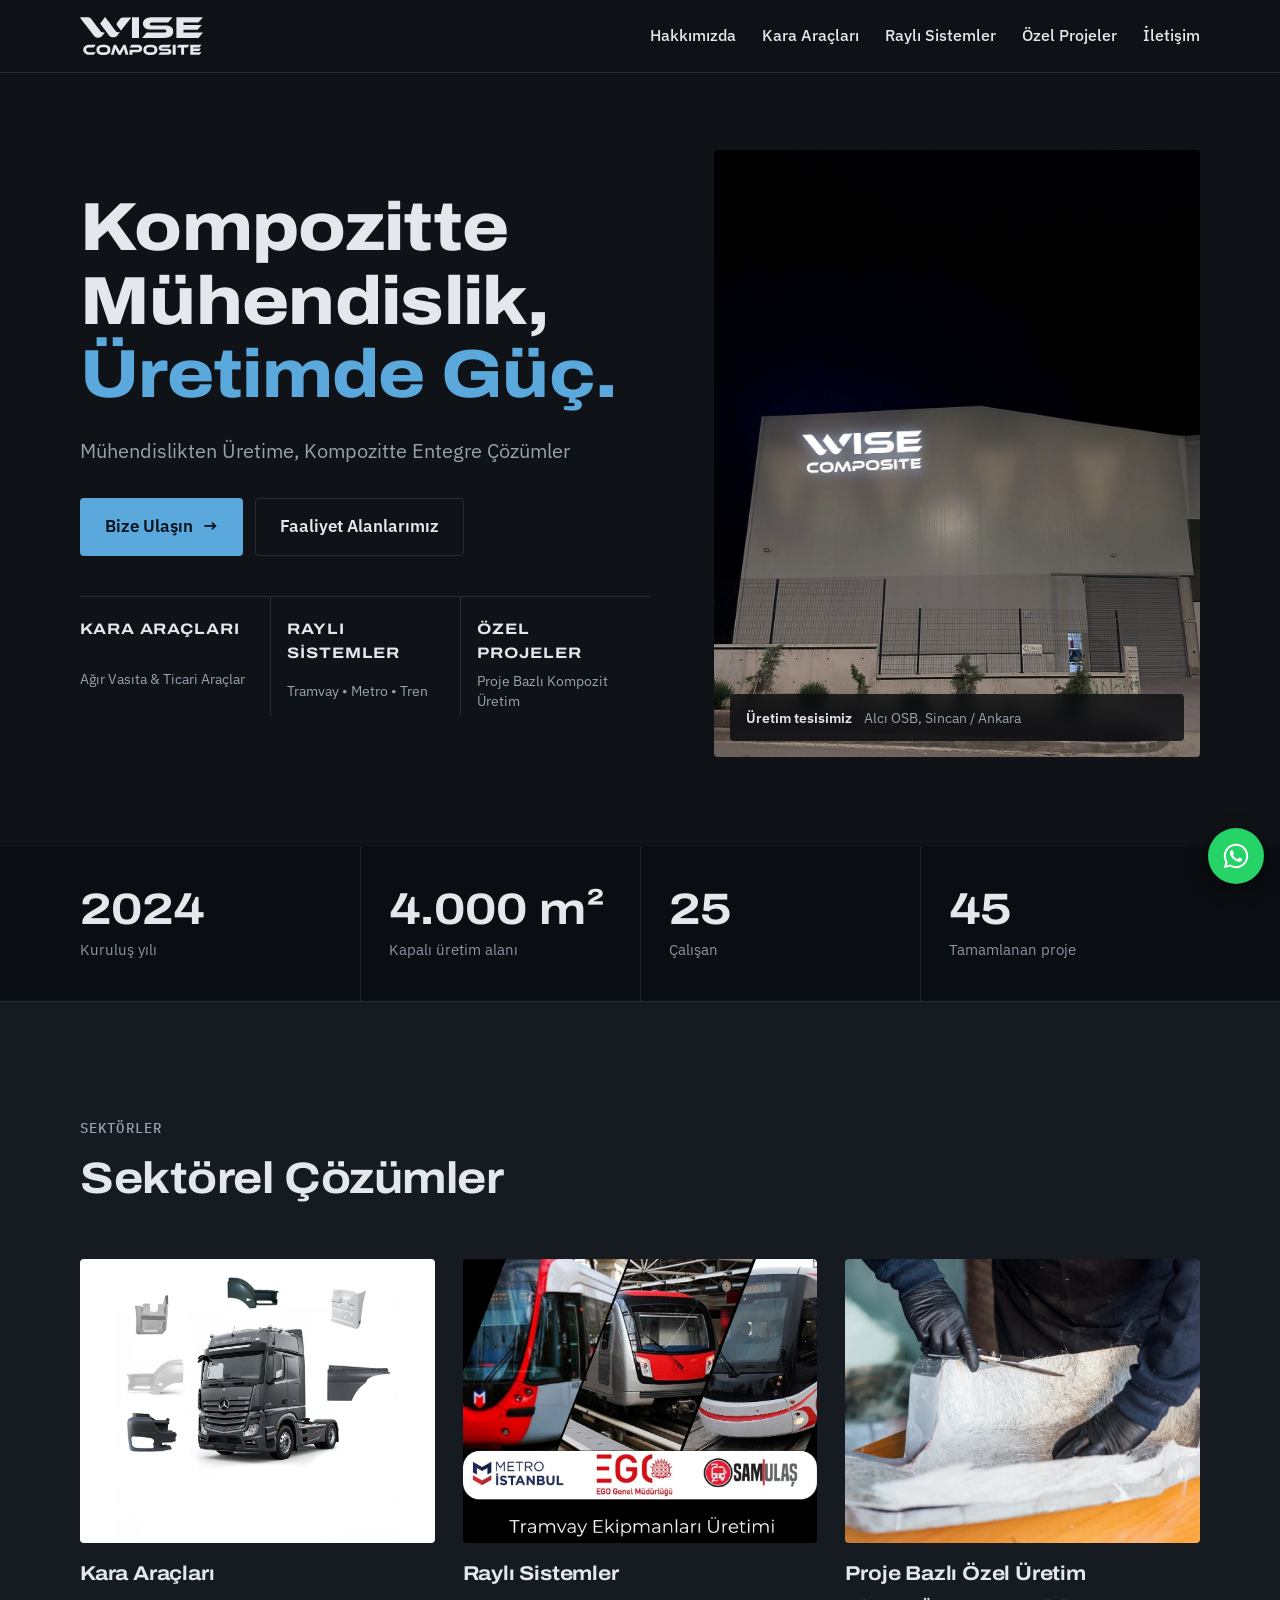
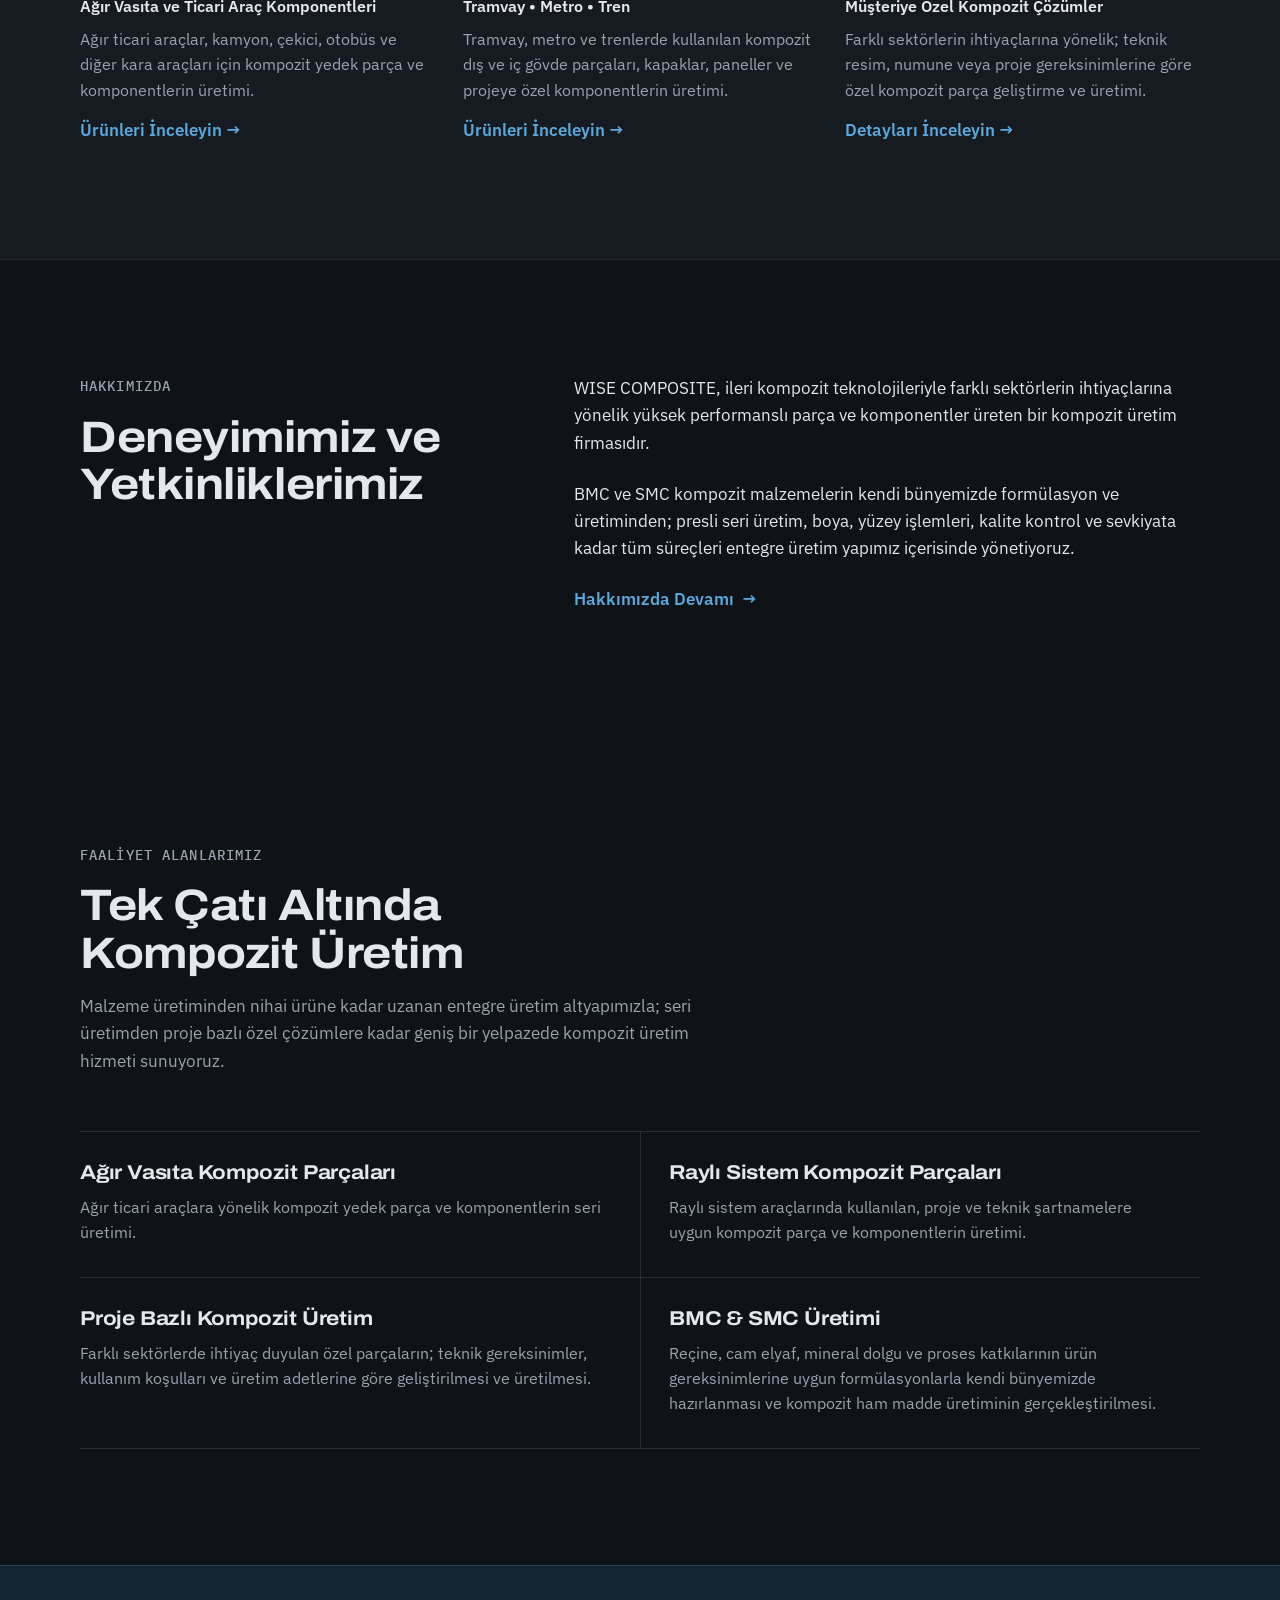
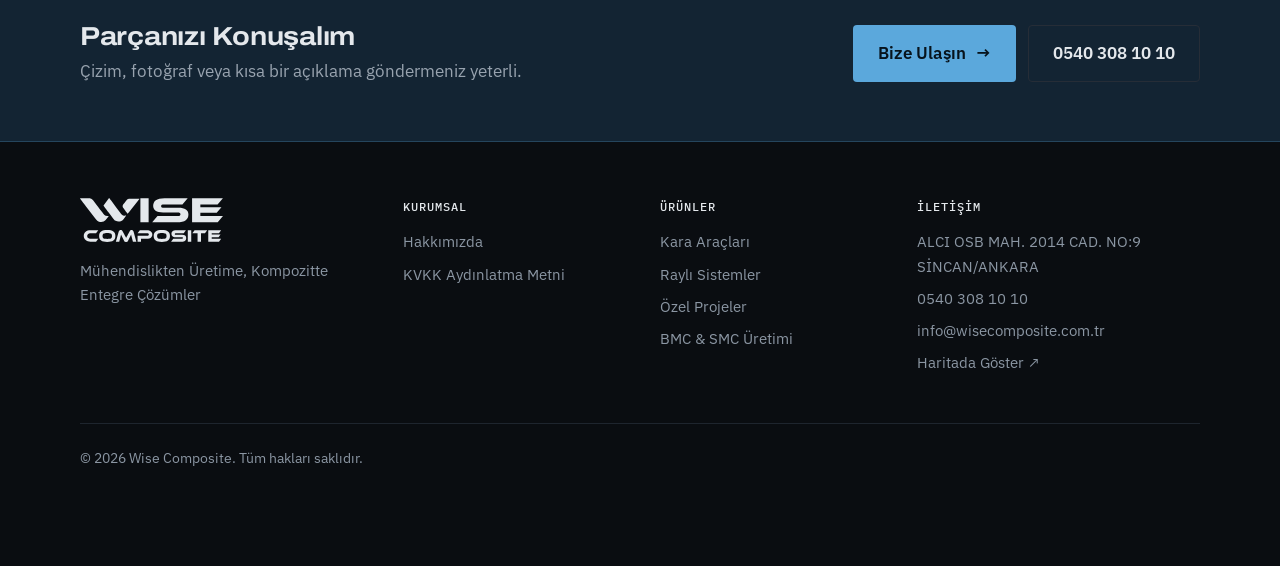
<file: index.html>
<!doctype html>
<html lang="tr">
<head>
<meta charset="utf-8">
<meta name="viewport" content="width=device-width, initial-scale=1, viewport-fit=cover">
<title>Wise Composite | Kompozitte Mühendislik, Üretimde Güç.</title>
<meta name="description" content="WISE COMPOSITE, ileri kompozit teknolojileriyle farklı sektörlerin ihtiyaçlarına yönelik yüksek performanslı parça ve komponentler üreten bir kompozit üretim firmasıdır.">
<meta name="theme-color" content="#0F1216">
<meta property="og:type" content="website">
<meta property="og:locale" content="tr_TR">
<meta property="og:site_name" content="Wise Composite">
<meta property="og:title" content="Wise Composite | Kompozitte Mühendislik, Üretimde Güç.">
<meta property="og:description" content="WISE COMPOSITE, ileri kompozit teknolojileriyle farklı sektörlerin ihtiyaçlarına yönelik yüksek performanslı parça ve komponentler üreten bir kompozit üretim firmasıdır.">
<meta property="og:url" content="https://wisecomposite.com.tr/">
<link rel="canonical" href="https://wisecomposite.com.tr/">
<meta property="og:image" content="https://wisecomposite.com.tr/assets/img/og-image.jpg">
<meta property="og:image:width" content="1200">
<meta property="og:image:height" content="630">
<meta name="twitter:card" content="summary_large_image">
<link rel="icon" href="assets/img/favicon.svg" type="image/svg+xml">
<link rel="preconnect" href="https://fonts.googleapis.com">
<link rel="preconnect" href="https://fonts.gstatic.com" crossorigin>
<link rel="stylesheet" href="https://fonts.googleapis.com/css2?family=Archivo:wdth,wght@62..125,400..800&family=IBM+Plex+Mono:wght@400;500&family=IBM+Plex+Sans:ital,wght@0,400;0,500;0,600;1,400&display=swap">
<link rel="stylesheet" href="assets/css/site.css">
<script type="application/ld+json">
{
  "@context": "https://schema.org",
  "@type": "Organization",
  "name": "Wise Composite",
  "legalName": "WISE COMPOSITE MÜHENDİSLİK TİC. VE SAN. LTD. ŞTİ.",
  "url": "https://wisecomposite.com.tr/",
  "logo": "https://wisecomposite.com.tr/assets/img/og-image.jpg",
  "email": "info@wisecomposite.com.tr",
  "telephone": "+90 540 308 10 10",
  "address": {
    "@type": "PostalAddress",
    "streetAddress": "Alcı OSB Mah. 2014 Cad. No:9",
    "addressLocality": "Sincan",
    "addressRegion": "Ankara",
    "addressCountry": "TR"
  }
}
</script>
</head>
<body>
<a class="skip-link" href="#icerik">İçeriğe geç</a>


<header class="site-header">
  <nav class="wrap nav" aria-label="Ana menü">
    <a class="brand" href="index.html" translate="no">
      <img src="assets/img/logo-white.svg" alt="Wise Composite ana sayfa" width="124" height="38">
    </a>
    <button class="nav-toggle" id="nav-toggle" aria-expanded="false" aria-controls="nav-links">Menü</button>
    <ul class="nav-links" id="nav-links">
      <li><a href="hakkimizda.html">Hakkımızda</a></li>
      <li><a href="kara-araclari.html">Kara Araçları</a></li>
      <li><a href="rayli-sistemler.html">Raylı Sistemler</a></li>
      <li><a href="ozel-projeler.html">Özel Projeler</a></li>
      <li><a href="iletisim.html">İletişim</a></li>
    </ul>
  </nav>
</header>

<main id="icerik">

  <section class="hero">
    <div class="wrap hero-grid">
      <div class="hero-copy">
        <h1>Kompozitte Mühendislik, <em>Üretimde Güç.</em></h1>
        <p class="lead">Mühendislikten Üretime, Kompozitte Entegre Çözümler</p>
        <div class="hero-actions">
          <a class="btn btn-primary" href="iletisim.html#iletisim-formu">Bize Ulaşın <span class="arrow" aria-hidden="true">→</span></a>
          <a class="btn btn-ghost" href="#faaliyet">Faaliyet Alanlarımız</a>
        </div>
        <ul class="hero-sectors" aria-label="Sektörler">
          <li><a href="kara-araclari.html"><span class="hs-name">KARA ARAÇLARI</span><span class="hs-sub">Ağır Vasıta &amp; Ticari Araçlar</span></a></li>
          <li><a href="rayli-sistemler.html"><span class="hs-name">RAYLI SİSTEMLER</span><span class="hs-sub">Tramvay • Metro • Tren</span></a></li>
          <li><a href="ozel-projeler.html"><span class="hs-name">ÖZEL PROJELER</span><span class="hs-sub">Proje Bazlı Kompozit Üretim</span></a></li>
        </ul>
      </div>

      <div class="hero-visual">
        <div class="media"><img src="assets/img/fabrika.jpg" alt="Wise Composite üretim tesisi, gece ışıklı tabelasıyla" width="1246" height="1600" fetchpriority="high"></div>
        <p class="hero-badge"><strong>Üretim tesisimiz</strong> Alcı OSB, Sincan / Ankara</p>
      </div>
    </div>
  </section>

  <section class="figures" aria-label="Rakamlarla Wise Composite">
    <div class="wrap figures-grid">
      <div class="figure">
        <div class="figure-num">2024</div>
        <div class="figure-label">Kuruluş yılı</div>
      </div>
      <div class="figure">
        <div class="figure-num">4.000&nbsp;m²</div>
        <div class="figure-label">Kapalı üretim alanı</div>
      </div>
      <div class="figure">
        <div class="figure-num">25</div>
        <div class="figure-label">Çalışan</div>
      </div>
      <div class="figure">
        <div class="figure-num">45</div>
        <div class="figure-label">Tamamlanan proje</div>
      </div>
    </div>
  </section>

  <section class="section sectors" id="sektorler">
    <div class="wrap">
      <div class="section-head">
        <p class="eyebrow">Sektörler</p>
        <h2>Sektörel Çözümler</h2>
      </div>

      <div class="sector-grid">
        <article class="sector">
          <div class="media on-white"><img src="assets/img/kara-araclari.jpg" alt="Mercedes-Benz çekici ve çevresinde kompozit kabin parçaları" width="1024" height="1024" loading="lazy"></div>
          <div class="sector-head">
            <h3><a href="kara-araclari.html">Kara Araçları</a></h3>
            <p class="sector-sub">Ağır Vasıta ve Ticari Araç Komponentleri</p>
            <p>Ağır ticari araçlar, kamyon, çekici, otobüs ve diğer kara araçları için kompozit yedek parça ve komponentlerin üretimi.</p>
            <span class="text-link" aria-hidden="true">Ürünleri İnceleyin →</span>
          </div>
        </article>

        <article class="sector">
          <div class="media"><img src="assets/img/rayli-sistemler.jpg" alt="Tramvay, metro ve tren araçları" width="1080" height="913" loading="lazy" style="object-position: 50% 100%"></div>
          <div class="sector-head">
            <h3><a href="rayli-sistemler.html">Raylı Sistemler</a></h3>
            <p class="sector-sub">Tramvay • Metro • Tren</p>
            <p>Tramvay, metro ve trenlerde kullanılan kompozit dış ve iç gövde parçaları, kapaklar, paneller ve projeye özel komponentlerin üretimi.</p>
            <span class="text-link" aria-hidden="true">Ürünleri İnceleyin →</span>
          </div>
        </article>

        <article class="sector">
          <div class="media"><img src="assets/img/ozel-projeler.jpg" alt="Cam elyaf takviyeli kompozit parçanın elle işlenmesi" width="1200" height="798" loading="lazy"></div>
          <div class="sector-head">
            <h3><a href="ozel-projeler.html">Proje Bazlı Özel Üretim</a></h3>
            <p class="sector-sub">Müşteriye Özel Kompozit Çözümler</p>
            <p>Farklı sektörlerin ihtiyaçlarına yönelik; teknik resim, numune veya proje gereksinimlerine göre özel kompozit parça geliştirme ve üretimi.</p>
            <span class="text-link" aria-hidden="true">Detayları İnceleyin →</span>
          </div>
        </article>
      </div>
    </div>
  </section>

  <section class="section" id="hakkimizda">
    <div class="wrap about-summary">
      <div class="section-head" style="margin-bottom:0">
        <p class="eyebrow">Hakkımızda</p>
        <h2>Deneyimimiz ve Yetkinliklerimiz</h2>
      </div>
      <div class="prose">
        <p><span translate="no">WISE COMPOSITE</span>, ileri kompozit teknolojileriyle farklı sektörlerin ihtiyaçlarına yönelik yüksek performanslı parça ve komponentler üreten bir kompozit üretim firmasıdır.</p>
        <p>BMC ve SMC kompozit malzemelerin kendi bünyemizde formülasyon ve üretiminden; presli seri üretim, boya, yüzey işlemleri, kalite kontrol ve sevkiyata kadar tüm süreçleri entegre üretim yapımız içerisinde yönetiyoruz.</p>
        <a class="text-link" href="hakkimizda.html">Hakkımızda Devamı <span aria-hidden="true">→</span></a>
      </div>
    </div>
  </section>

  <section class="section" id="faaliyet">
    <div class="wrap">
      <div class="section-head">
        <p class="eyebrow">Faaliyet Alanlarımız</p>
        <h2>Tek Çatı Altında Kompozit Üretim</h2>
        <p>Malzeme üretiminden nihai ürüne kadar uzanan entegre üretim altyapımızla; seri üretimden proje bazlı özel çözümlere kadar geniş bir yelpazede kompozit üretim hizmeti sunuyoruz.</p>
      </div>

      <ul class="process-list">
        <li>
          <h3>Ağır Vasıta Kompozit Parçaları</h3>
          <p>Ağır ticari araçlara yönelik kompozit yedek parça ve komponentlerin seri üretimi.</p>
        </li>
        <li>
          <h3>Raylı Sistem Kompozit Parçaları</h3>
          <p>Raylı sistem araçlarında kullanılan, proje ve teknik şartnamelere uygun kompozit parça ve komponentlerin üretimi.</p>
        </li>
        <li>
          <h3>Proje Bazlı Kompozit Üretim</h3>
          <p>Farklı sektörlerde ihtiyaç duyulan özel parçaların; teknik gereksinimler, kullanım koşulları ve üretim adetlerine göre geliştirilmesi ve üretilmesi.</p>
        </li>
        <li>
          <h3>BMC &amp; SMC Üretimi</h3>
          <p>Reçine, cam elyaf, mineral dolgu ve proses katkılarının ürün gereksinimlerine uygun formülasyonlarla kendi bünyemizde hazırlanması ve kompozit ham madde üretiminin gerçekleştirilmesi.</p>
        </li>
      </ul>
    </div>
  </section>

  <!-- REFERANSLAR: müşteri logoları gelince bu yorumu kaldırıp bölümü açın.
  <section class="section refs" id="referanslar">
    <div class="wrap">
      <div class="section-head">
        <p class="eyebrow">Referanslar</p>
        <h2>Birlikte Çalıştığımız Firmalar</h2>
        <p><span class="todo">Adı paylaşılabilecek müşteriler ve projeler</span></p>
      </div>
      <div class="logo-grid">
        <div class="logo-slot">Müşteri logosu</div>
        <div class="logo-slot">Müşteri logosu</div>
        <div class="logo-slot">Müşteri logosu</div>
        <div class="logo-slot">Müşteri logosu</div>
        <div class="logo-slot">Müşteri logosu</div>
        <div class="logo-slot">Müşteri logosu</div>
      </div>
    </div>
  </section>
  -->

  <section class="cta-band" aria-label="İletişim">
    <div class="wrap cta-inner">
      <div>
        <h2>Parçanızı Konuşalım</h2>
        <p>Çizim, fotoğraf veya kısa bir açıklama göndermeniz yeterli.</p>
      </div>
      <div class="cta-actions">
        <a class="btn btn-primary" href="iletisim.html#iletisim-formu">Bize Ulaşın <span class="arrow" aria-hidden="true">→</span></a>
        <a class="btn btn-ghost" href="tel:+905403081010">0540 308 10 10</a>
      </div>
    </div>
  </section>

</main>

<footer class="site-footer">
  <div class="wrap">
    <div class="footer-grid">
      <div class="footer-about">
        <a href="index.html" translate="no"><img src="assets/img/logo-white.svg" alt="Wise Composite ana sayfa" width="143" height="44"></a>
        <p>Mühendislikten Üretime, Kompozitte Entegre Çözümler</p>
      </div>
      <div>
        <h2>Kurumsal</h2>
        <ul>
          <li><a href="hakkimizda.html">Hakkımızda</a></li>
          <li><a href="kvkk.html">KVKK Aydınlatma Metni</a></li>
        </ul>
      </div>
      <div>
        <h2>Ürünler</h2>
        <ul>
          <li><a href="kara-araclari.html">Kara Araçları</a></li>
          <li><a href="rayli-sistemler.html">Raylı Sistemler</a></li>
          <li><a href="ozel-projeler.html">Özel Projeler</a></li>
          <li><a href="index.html#faaliyet">BMC &amp; SMC Üretimi</a></li>
        </ul>
      </div>
      <div class="footer-contact">
        <h2>İletişim</h2>
        <address>
          <span>ALCI OSB MAH. 2014 CAD. NO:9<br>SİNCAN/ANKARA</span>
          <a href="tel:+905403081010">0540 308 10 10</a>
          <a href="mailto:info@wisecomposite.com.tr">info@wisecomposite.com.tr</a>
          <a href="https://www.google.com/maps/search/?api=1&query=ALCI%20OSB%20MAH.%202014%20CAD.%20NO%3A9%20S%C4%B0NCAN/ANKARA" target="_blank" rel="noopener">Haritada Göster ↗</a>
        </address>
      </div>
    </div>
    <div class="footer-bottom">
      <span>© <span id="year">2026</span> <span translate="no">Wise Composite</span>. Tüm hakları saklıdır.</span>
    </div>
  </div>
</footer>

<a class="wa-float" href="https://wa.me/905403081010" target="_blank" rel="noopener" aria-label="WhatsApp ile yazın: 0540 308 10 10">
  <svg viewBox="0 0 32 32" aria-hidden="true"><path fill="currentColor" d="M16.04 3C8.86 3 3.03 8.82 3.03 16c0 2.3.6 4.54 1.74 6.52L3 29l6.65-1.74A12.95 12.95 0 0 0 16.04 29C23.2 29 29 23.18 29 16S23.2 3 16.04 3Zm0 23.8c-1.98 0-3.92-.53-5.61-1.53l-.4-.24-3.95 1.03 1.05-3.85-.26-.4A10.77 10.77 0 0 1 5.2 16c0-5.97 4.86-10.82 10.84-10.82 5.97 0 10.8 4.85 10.8 10.82 0 5.97-4.84 10.8-10.8 10.8Zm5.93-8.1c-.33-.16-1.93-.95-2.23-1.06-.3-.11-.52-.16-.73.17-.22.32-.84 1.05-1.03 1.27-.19.22-.38.24-.7.08-.33-.16-1.38-.51-2.62-1.62-.97-.87-1.62-1.93-1.81-2.26-.19-.32-.02-.5.14-.66.15-.15.33-.38.49-.57.16-.19.22-.32.33-.54.1-.22.05-.4-.03-.57-.08-.16-.73-1.76-1-2.41-.26-.63-.53-.55-.73-.56h-.62c-.22 0-.57.08-.87.4-.3.33-1.14 1.12-1.14 2.72s1.17 3.16 1.33 3.38c.16.22 2.3 3.5 5.56 4.9.78.34 1.38.54 1.86.69.78.25 1.49.21 2.05.13.63-.09 1.93-.79 2.2-1.55.27-.76.27-1.42.19-1.55-.08-.14-.3-.22-.62-.38Z"/></svg>
</a>

<script src="assets/js/site.js"></script>
</body>
</html>
</file>
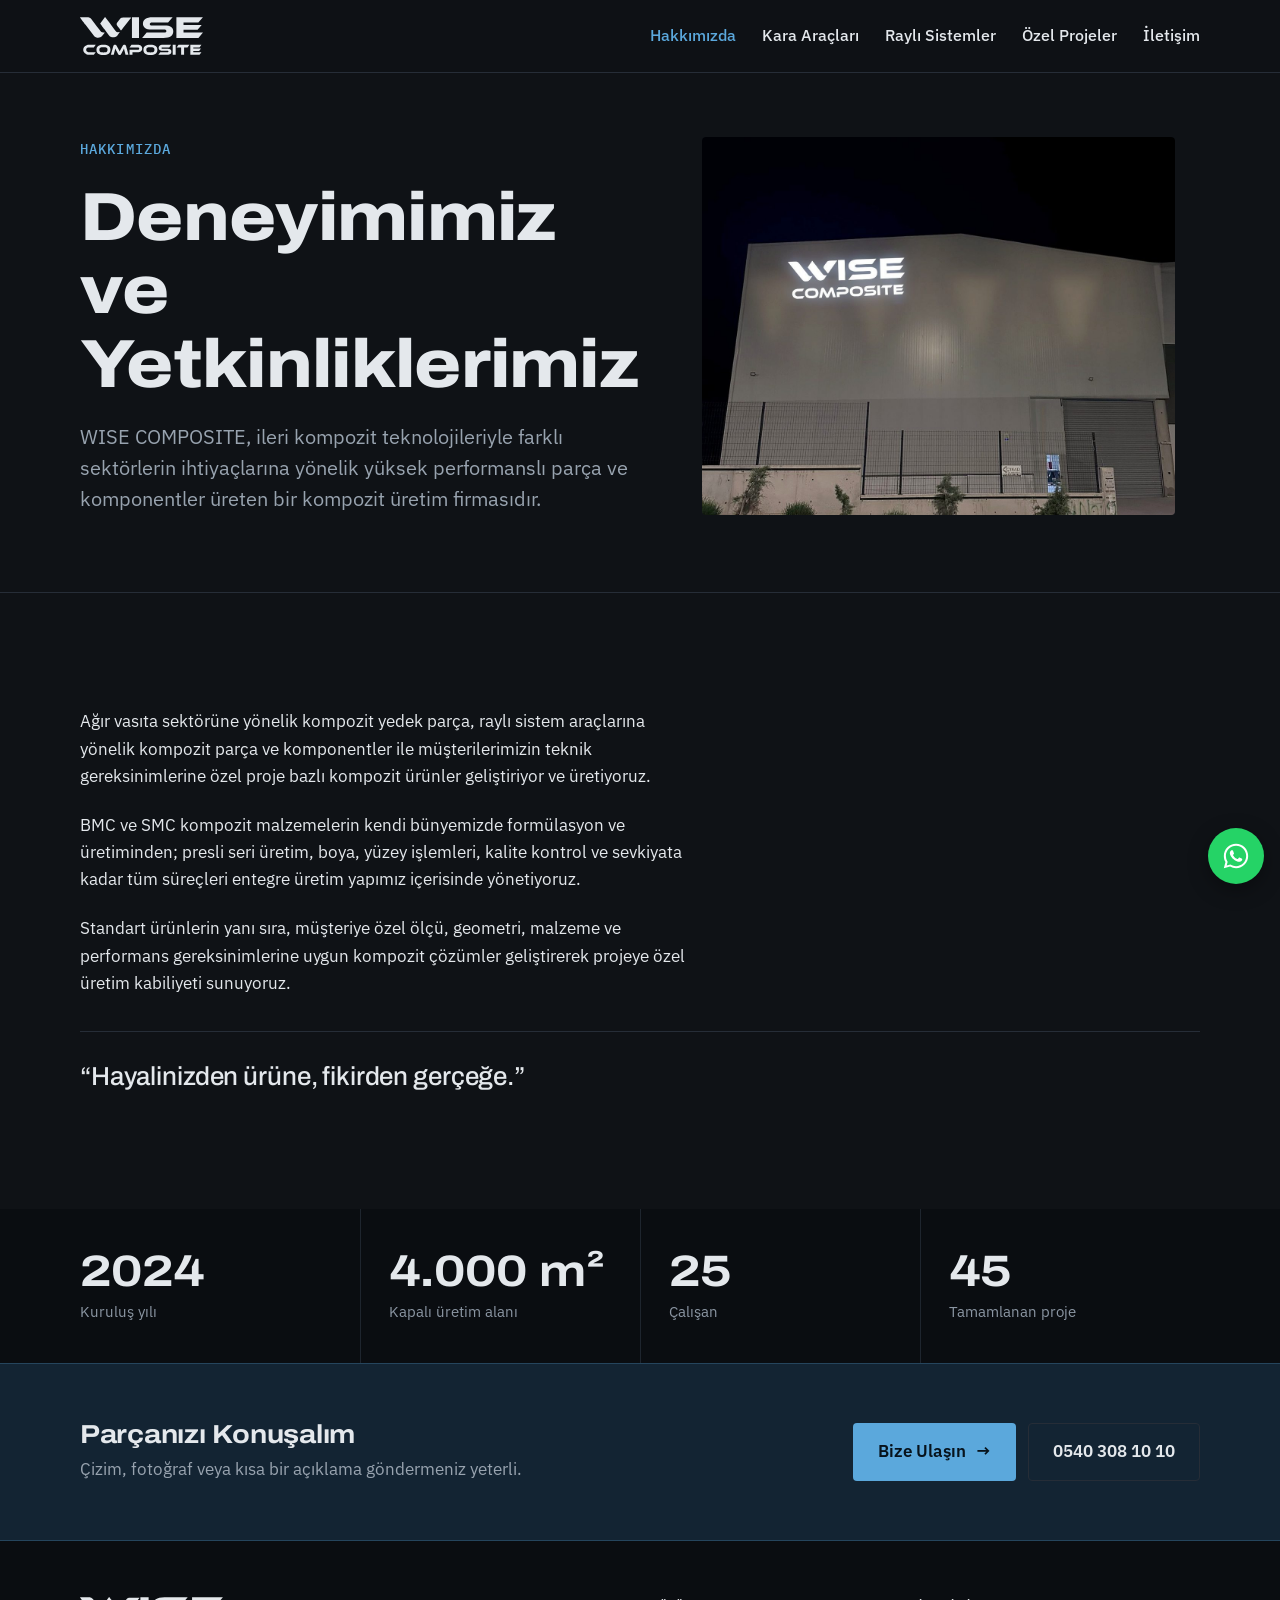
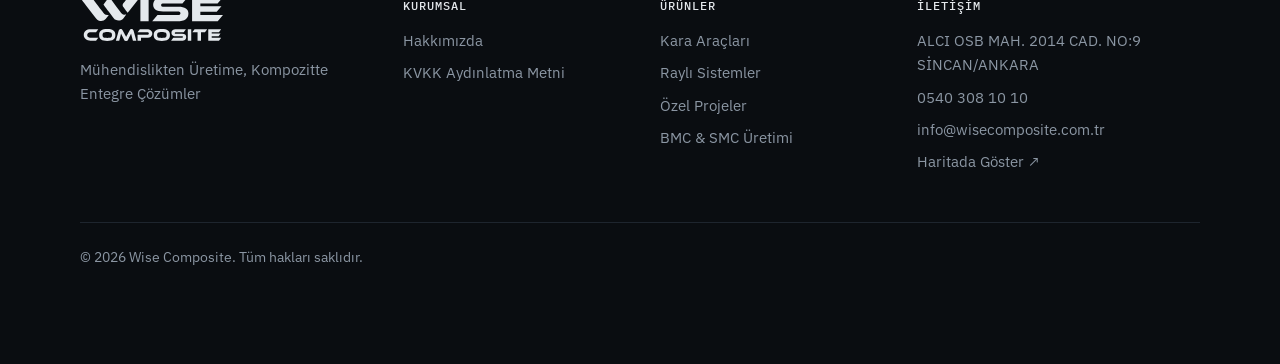
<file: hakkimizda.html>
<!doctype html>
<html lang="tr">
<head>
<meta charset="utf-8">
<meta name="viewport" content="width=device-width, initial-scale=1, viewport-fit=cover">
<title>Hakkımızda | Wise Composite</title>
<meta name="description" content="WISE COMPOSITE, ileri kompozit teknolojileriyle farklı sektörlerin ihtiyaçlarına yönelik yüksek performanslı parça ve komponentler üreten bir kompozit üretim firmasıdır.">
<meta name="theme-color" content="#0F1216">
<meta property="og:type" content="website">
<meta property="og:locale" content="tr_TR">
<meta property="og:site_name" content="Wise Composite">
<meta property="og:title" content="Hakkımızda | Wise Composite">
<meta property="og:description" content="WISE COMPOSITE, ileri kompozit teknolojileriyle farklı sektörlerin ihtiyaçlarına yönelik yüksek performanslı parça ve komponentler üreten bir kompozit üretim firmasıdır.">
<meta property="og:url" content="https://wisecomposite.com.tr/hakkimizda">
<link rel="canonical" href="https://wisecomposite.com.tr/hakkimizda">
<meta property="og:image" content="https://wisecomposite.com.tr/assets/img/og-image.jpg">
<meta property="og:image:width" content="1200">
<meta property="og:image:height" content="630">
<meta name="twitter:card" content="summary_large_image">
<link rel="icon" href="assets/img/favicon.svg" type="image/svg+xml">
<link rel="preconnect" href="https://fonts.googleapis.com">
<link rel="preconnect" href="https://fonts.gstatic.com" crossorigin>
<link rel="stylesheet" href="https://fonts.googleapis.com/css2?family=Archivo:wdth,wght@62..125,400..800&family=IBM+Plex+Mono:wght@400;500&family=IBM+Plex+Sans:ital,wght@0,400;0,500;0,600;1,400&display=swap">
<link rel="stylesheet" href="assets/css/site.css">
</head>
<body>
<a class="skip-link" href="#icerik">İçeriğe geç</a>


<header class="site-header">
  <nav class="wrap nav" aria-label="Ana menü">
    <a class="brand" href="index.html" translate="no">
      <img src="assets/img/logo-white.svg" alt="Wise Composite ana sayfa" width="124" height="38">
    </a>
    <button class="nav-toggle" id="nav-toggle" aria-expanded="false" aria-controls="nav-links">Menü</button>
    <ul class="nav-links" id="nav-links">
      <li><a href="hakkimizda.html" aria-current="page">Hakkımızda</a></li>
      <li><a href="kara-araclari.html">Kara Araçları</a></li>
      <li><a href="rayli-sistemler.html">Raylı Sistemler</a></li>
      <li><a href="ozel-projeler.html">Özel Projeler</a></li>
      <li><a href="iletisim.html">İletişim</a></li>
    </ul>
  </nav>
</header>

<main id="icerik">
  <section class="page-hero">
    <div class="wrap page-hero-grid">
      <div class="page-hero-copy">
        <p class="eyebrow">Hakkımızda</p>
        <h1>Deneyimimiz ve Yetkinliklerimiz</h1>
        <p class="lead"><span translate="no">WISE COMPOSITE</span>, ileri kompozit teknolojileriyle farklı sektörlerin ihtiyaçlarına yönelik yüksek performanslı parça ve komponentler üreten bir kompozit üretim firmasıdır.</p>
      </div>
      <div class="media"><img src="assets/img/fabrika.jpg" alt="Wise Composite üretim tesisi, gece ışıklı tabelasıyla" width="1246" height="1600" fetchpriority="high" style="object-position: 50% 72%"></div>
    </div>
  </section>

  <section class="section">
    <!-- Pres fotoğrafı gelince: aşağıdaki "wrap" yerine "wrap about-grid" yazın ve metnin üstüne şu satırı ekleyin:
      <div class="media about-photo"><img src="assets/img/presler.jpg" alt="Wise Composite pres hattı" loading="lazy"></div> -->
    <div class="wrap">
      <div class="about-copy">
        <p>Ağır vasıta sektörüne yönelik kompozit yedek parça, raylı sistem araçlarına yönelik kompozit parça ve komponentler ile müşterilerimizin teknik gereksinimlerine özel proje bazlı kompozit ürünler geliştiriyor ve üretiyoruz.</p>
        <p>BMC ve SMC kompozit malzemelerin kendi bünyemizde formülasyon ve üretiminden; presli seri üretim, boya, yüzey işlemleri, kalite kontrol ve sevkiyata kadar tüm süreçleri entegre üretim yapımız içerisinde yönetiyoruz.</p>
        <p>Standart ürünlerin yanı sıra, müşteriye özel ölçü, geometri, malzeme ve performans gereksinimlerine uygun kompozit çözümler geliştirerek projeye özel üretim kabiliyeti sunuyoruz.</p>

        <figure class="quote">
          <blockquote>“Hayalinizden ürüne, fikirden gerçeğe.”</blockquote>
        </figure>
      </div>
    </div>
  </section>

  <section class="figures" aria-label="Rakamlarla Wise Composite">
    <div class="wrap figures-grid">
      <div class="figure">
        <div class="figure-num">2024</div>
        <div class="figure-label">Kuruluş yılı</div>
      </div>
      <div class="figure">
        <div class="figure-num">4.000&nbsp;m²</div>
        <div class="figure-label">Kapalı üretim alanı</div>
      </div>
      <div class="figure">
        <div class="figure-num">25</div>
        <div class="figure-label">Çalışan</div>
      </div>
      <div class="figure">
        <div class="figure-num">45</div>
        <div class="figure-label">Tamamlanan proje</div>
      </div>
    </div>
  </section>



  <section class="cta-band" aria-label="İletişim">
    <div class="wrap cta-inner">
      <div>
        <h2>Parçanızı Konuşalım</h2>
        <p>Çizim, fotoğraf veya kısa bir açıklama göndermeniz yeterli.</p>
      </div>
      <div class="cta-actions">
        <a class="btn btn-primary" href="iletisim.html#iletisim-formu">Bize Ulaşın <span class="arrow" aria-hidden="true">→</span></a>
        <a class="btn btn-ghost" href="tel:+905403081010">0540 308 10 10</a>
      </div>
    </div>
  </section>

</main>

<footer class="site-footer">
  <div class="wrap">
    <div class="footer-grid">
      <div class="footer-about">
        <a href="index.html" translate="no"><img src="assets/img/logo-white.svg" alt="Wise Composite ana sayfa" width="143" height="44"></a>
        <p>Mühendislikten Üretime, Kompozitte Entegre Çözümler</p>
      </div>
      <div>
        <h2>Kurumsal</h2>
        <ul>
          <li><a href="hakkimizda.html">Hakkımızda</a></li>
          <li><a href="kvkk.html">KVKK Aydınlatma Metni</a></li>
        </ul>
      </div>
      <div>
        <h2>Ürünler</h2>
        <ul>
          <li><a href="kara-araclari.html">Kara Araçları</a></li>
          <li><a href="rayli-sistemler.html">Raylı Sistemler</a></li>
          <li><a href="ozel-projeler.html">Özel Projeler</a></li>
          <li><a href="index.html#faaliyet">BMC &amp; SMC Üretimi</a></li>
        </ul>
      </div>
      <div class="footer-contact">
        <h2>İletişim</h2>
        <address>
          <span>ALCI OSB MAH. 2014 CAD. NO:9<br>SİNCAN/ANKARA</span>
          <a href="tel:+905403081010">0540 308 10 10</a>
          <a href="mailto:info@wisecomposite.com.tr">info@wisecomposite.com.tr</a>
          <a href="https://www.google.com/maps/search/?api=1&query=ALCI%20OSB%20MAH.%202014%20CAD.%20NO%3A9%20S%C4%B0NCAN/ANKARA" target="_blank" rel="noopener">Haritada Göster ↗</a>
        </address>
      </div>
    </div>
    <div class="footer-bottom">
      <span>© <span id="year">2026</span> <span translate="no">Wise Composite</span>. Tüm hakları saklıdır.</span>
    </div>
  </div>
</footer>

<a class="wa-float" href="https://wa.me/905403081010" target="_blank" rel="noopener" aria-label="WhatsApp ile yazın: 0540 308 10 10">
  <svg viewBox="0 0 32 32" aria-hidden="true"><path fill="currentColor" d="M16.04 3C8.86 3 3.03 8.82 3.03 16c0 2.3.6 4.54 1.74 6.52L3 29l6.65-1.74A12.95 12.95 0 0 0 16.04 29C23.2 29 29 23.18 29 16S23.2 3 16.04 3Zm0 23.8c-1.98 0-3.92-.53-5.61-1.53l-.4-.24-3.95 1.03 1.05-3.85-.26-.4A10.77 10.77 0 0 1 5.2 16c0-5.97 4.86-10.82 10.84-10.82 5.97 0 10.8 4.85 10.8 10.82 0 5.97-4.84 10.8-10.8 10.8Zm5.93-8.1c-.33-.16-1.93-.95-2.23-1.06-.3-.11-.52-.16-.73.17-.22.32-.84 1.05-1.03 1.27-.19.22-.38.24-.7.08-.33-.16-1.38-.51-2.62-1.62-.97-.87-1.62-1.93-1.81-2.26-.19-.32-.02-.5.14-.66.15-.15.33-.38.49-.57.16-.19.22-.32.33-.54.1-.22.05-.4-.03-.57-.08-.16-.73-1.76-1-2.41-.26-.63-.53-.55-.73-.56h-.62c-.22 0-.57.08-.87.4-.3.33-1.14 1.12-1.14 2.72s1.17 3.16 1.33 3.38c.16.22 2.3 3.5 5.56 4.9.78.34 1.38.54 1.86.69.78.25 1.49.21 2.05.13.63-.09 1.93-.79 2.2-1.55.27-.76.27-1.42.19-1.55-.08-.14-.3-.22-.62-.38Z"/></svg>
</a>

<script src="assets/js/site.js"></script>
</body>
</html>
</file>
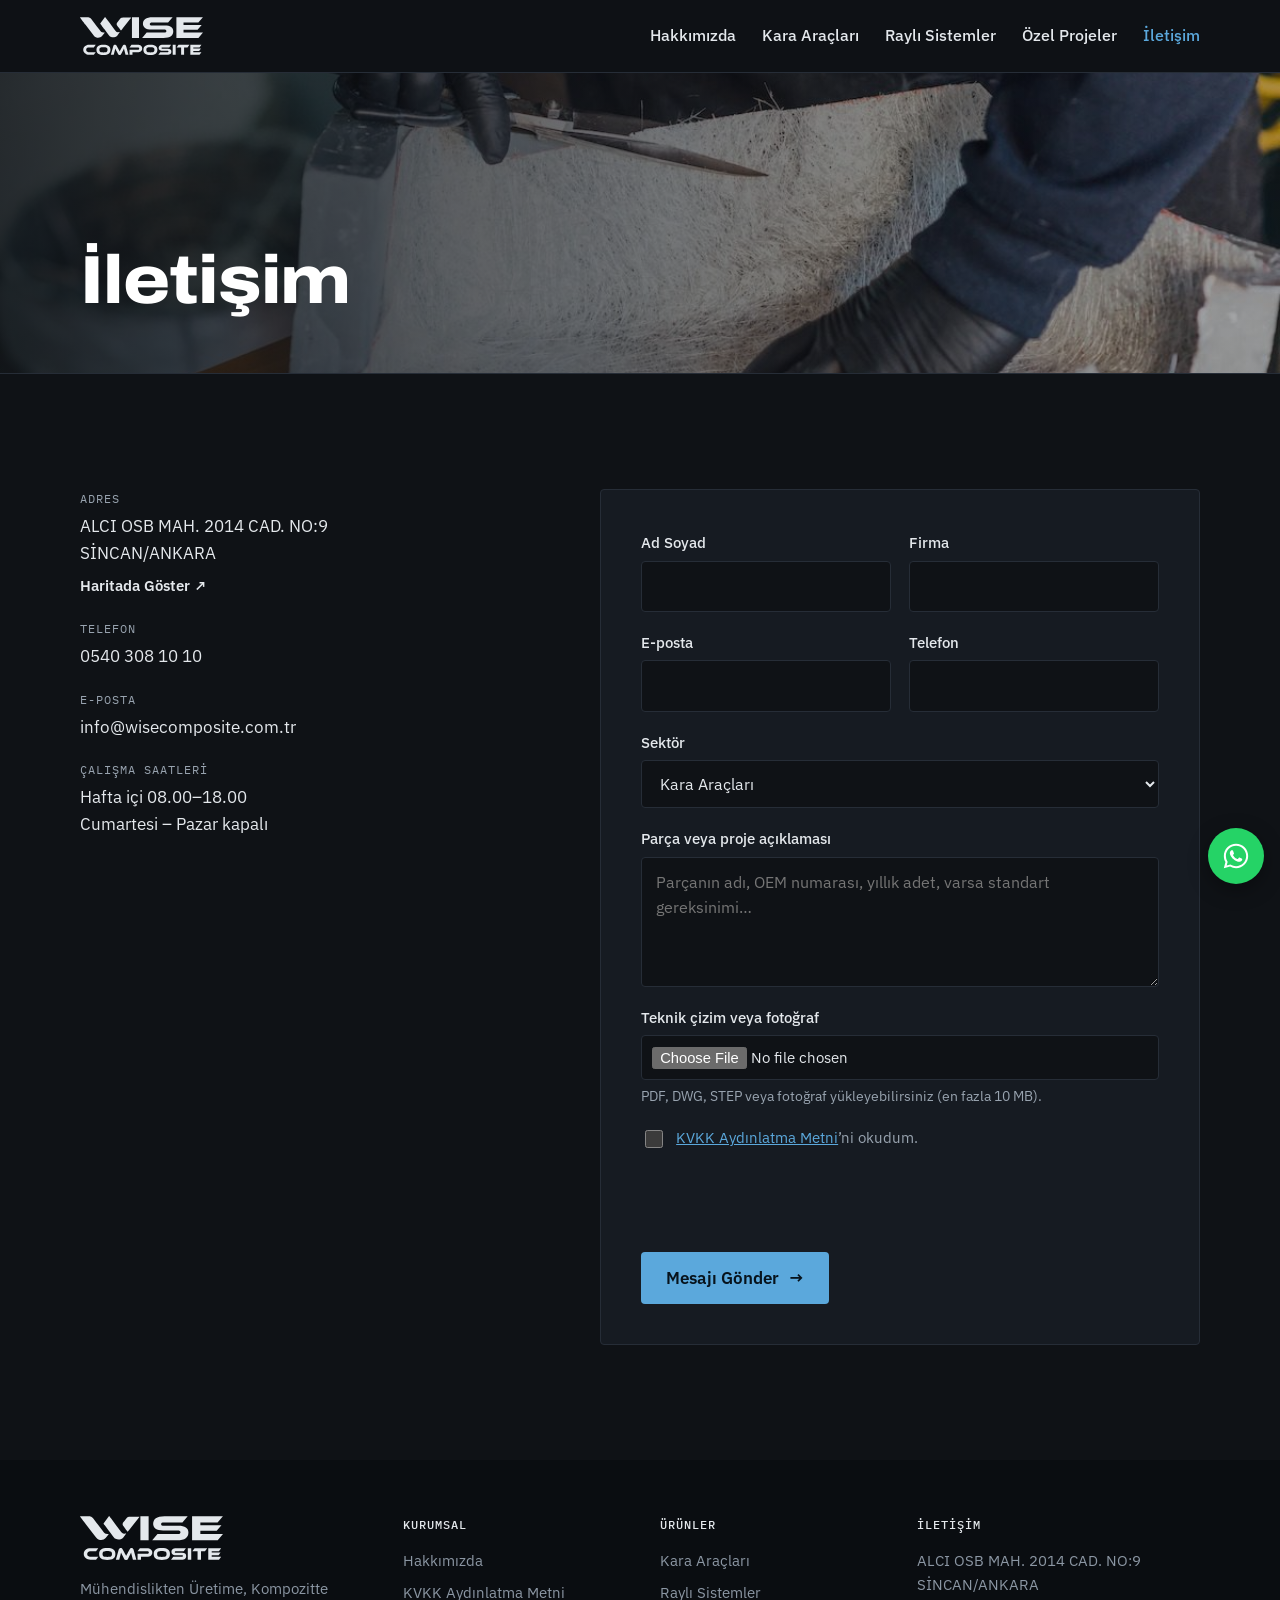
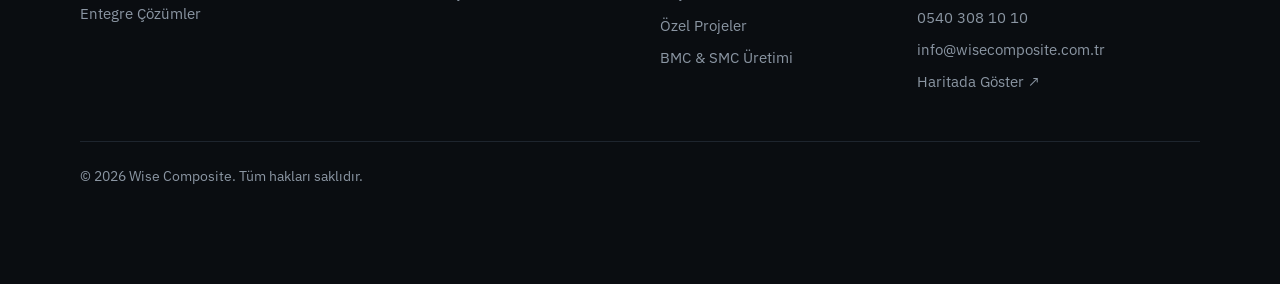
<file: iletisim.html>
<!doctype html>
<html lang="tr">
<head>
<meta charset="utf-8">
<meta name="viewport" content="width=device-width, initial-scale=1, viewport-fit=cover">
<title>İletişim | Wise Composite</title>
<meta name="description" content="Wise Composite iletişim bilgileri: ALCI OSB MAH. 2014 CAD. NO:9 SİNCAN/ANKARA · 0540 308 10 10 · info@wisecomposite.com.tr">
<meta name="theme-color" content="#0F1216">
<meta property="og:type" content="website">
<meta property="og:locale" content="tr_TR">
<meta property="og:site_name" content="Wise Composite">
<meta property="og:title" content="İletişim | Wise Composite">
<meta property="og:description" content="Wise Composite iletişim bilgileri: ALCI OSB MAH. 2014 CAD. NO:9 SİNCAN/ANKARA · 0540 308 10 10 · info@wisecomposite.com.tr">
<meta property="og:url" content="https://wisecomposite.com.tr/iletisim">
<link rel="canonical" href="https://wisecomposite.com.tr/iletisim">
<meta property="og:image" content="https://wisecomposite.com.tr/assets/img/og-image.jpg">
<meta property="og:image:width" content="1200">
<meta property="og:image:height" content="630">
<meta name="twitter:card" content="summary_large_image">
<link rel="icon" href="assets/img/favicon.svg" type="image/svg+xml">
<link rel="preconnect" href="https://fonts.googleapis.com">
<link rel="preconnect" href="https://fonts.gstatic.com" crossorigin>
<link rel="stylesheet" href="https://fonts.googleapis.com/css2?family=Archivo:wdth,wght@62..125,400..800&family=IBM+Plex+Mono:wght@400;500&family=IBM+Plex+Sans:ital,wght@0,400;0,500;0,600;1,400&display=swap">
<link rel="stylesheet" href="assets/css/site.css">
</head>
<body>
<a class="skip-link" href="#icerik">İçeriğe geç</a>


<header class="site-header">
  <nav class="wrap nav" aria-label="Ana menü">
    <a class="brand" href="index.html" translate="no">
      <img src="assets/img/logo-white.svg" alt="Wise Composite ana sayfa" width="124" height="38">
    </a>
    <button class="nav-toggle" id="nav-toggle" aria-expanded="false" aria-controls="nav-links">Menü</button>
    <ul class="nav-links" id="nav-links">
      <li><a href="hakkimizda.html">Hakkımızda</a></li>
      <li><a href="kara-araclari.html">Kara Araçları</a></li>
      <li><a href="rayli-sistemler.html">Raylı Sistemler</a></li>
      <li><a href="ozel-projeler.html">Özel Projeler</a></li>
      <li><a href="iletisim.html" aria-current="page">İletişim</a></li>
    </ul>
  </nav>
</header>

<main id="icerik">
  <section class="contact-banner">
    <img src="assets/img/ozel-projeler.jpg" alt="" width="1200" height="798" fetchpriority="high">
    <div class="wrap">
      <h1>İletişim</h1>
    </div>
  </section>

  <section class="section">
    <div class="wrap contact-grid">
      <div class="contact-info">
        <dl>
          <div><dt>Adres</dt><dd>ALCI OSB MAH. 2014 CAD. NO:9<br>SİNCAN/ANKARA<br><a class="text-link" href="https://www.google.com/maps/search/?api=1&query=ALCI%20OSB%20MAH.%202014%20CAD.%20NO%3A9%20S%C4%B0NCAN/ANKARA" target="_blank" rel="noopener">Haritada Göster ↗</a></dd></div>
          <div><dt>Telefon</dt><dd><a href="tel:+905403081010">0540 308 10 10</a></dd></div>
          <div><dt>E-posta</dt><dd><a href="mailto:info@wisecomposite.com.tr">info@wisecomposite.com.tr</a></dd></div>
          <div><dt>Çalışma saatleri</dt><dd>Hafta içi 08.00–18.00<br>Cumartesi – Pazar kapalı</dd></div>
        </dl>
      </div>

      <form class="form" id="iletisim-formu" method="post" action="/api/iletisim" enctype="multipart/form-data" novalidate aria-label="İletişim formu">
        <div class="form-row">
          <div class="field">
            <label for="f-name">Ad Soyad</label>
            <input id="f-name" name="name" type="text" autocomplete="name" required>
          </div>
          <div class="field">
            <label for="f-company">Firma</label>
            <input id="f-company" name="company" type="text" autocomplete="organization">
          </div>
        </div>
        <div class="form-row">
          <div class="field">
            <label for="f-email">E-posta</label>
            <input id="f-email" name="email" type="email" autocomplete="email" spellcheck="false" required>
          </div>
          <div class="field">
            <label for="f-phone">Telefon</label>
            <input id="f-phone" name="phone" type="tel" autocomplete="tel">
          </div>
        </div>
        <div class="field">
          <label for="f-sector">Sektör</label>
          <select id="f-sector" name="sector">
            <option>Kara Araçları</option>
            <option>Raylı Sistemler</option>
            <option>Özel Projeler</option>
            <option>BMC &amp; SMC</option>
            <option>Diğer</option>
          </select>
        </div>
        <div class="field">
          <label for="f-message">Parça veya proje açıklaması</label>
          <textarea id="f-message" name="message" placeholder="Parçanın adı, OEM numarası, yıllık adet, varsa standart gereksinimi…" required></textarea>
        </div>
        <div class="field">
          <label for="f-file">Teknik çizim veya fotoğraf</label>
          <input id="f-file" name="file" type="file" accept=".pdf,.dwg,.dxf,.step,.stp,.igs,.jpg,.jpeg,.png">
          <span class="hint">PDF, DWG, STEP veya fotoğraf yükleyebilirsiniz (en fazla 10 MB).</span>
        </div>
        <label class="consent" for="f-kvkk">
          <input id="f-kvkk" name="kvkk" type="checkbox" required>
          <span><a href="kvkk.html" target="_blank">KVKK Aydınlatma Metni</a>’ni okudum.</span>
        </label>
        <div class="hp" aria-hidden="true">
          <label for="f-website">Web siteniz</label>
          <input id="f-website" name="website" type="text" tabindex="-1" autocomplete="off">
        </div>
        <!-- Cloudflare Turnstile site anahtarı: Cloudflare > Turnstile > Site Key -->
        <div class="cf-turnstile" data-sitekey="0x4AAAAAAFYsLYNzzBbYDz-2" data-language="tr" data-theme="dark"></div>
        <div><button class="btn btn-primary" type="submit">Mesajı Gönder <span class="arrow" aria-hidden="true">→</span></button></div>
        <p class="form-status" id="form-status" role="status" hidden></p>
      </form>
    </div>
  </section>
</main>

<footer class="site-footer">
  <div class="wrap">
    <div class="footer-grid">
      <div class="footer-about">
        <a href="index.html" translate="no"><img src="assets/img/logo-white.svg" alt="Wise Composite ana sayfa" width="143" height="44"></a>
        <p>Mühendislikten Üretime, Kompozitte Entegre Çözümler</p>
      </div>
      <div>
        <h2>Kurumsal</h2>
        <ul>
          <li><a href="hakkimizda.html">Hakkımızda</a></li>
          <li><a href="kvkk.html">KVKK Aydınlatma Metni</a></li>
        </ul>
      </div>
      <div>
        <h2>Ürünler</h2>
        <ul>
          <li><a href="kara-araclari.html">Kara Araçları</a></li>
          <li><a href="rayli-sistemler.html">Raylı Sistemler</a></li>
          <li><a href="ozel-projeler.html">Özel Projeler</a></li>
          <li><a href="index.html#faaliyet">BMC &amp; SMC Üretimi</a></li>
        </ul>
      </div>
      <div class="footer-contact">
        <h2>İletişim</h2>
        <address>
          <span>ALCI OSB MAH. 2014 CAD. NO:9<br>SİNCAN/ANKARA</span>
          <a href="tel:+905403081010">0540 308 10 10</a>
          <a href="mailto:info@wisecomposite.com.tr">info@wisecomposite.com.tr</a>
          <a href="https://www.google.com/maps/search/?api=1&query=ALCI%20OSB%20MAH.%202014%20CAD.%20NO%3A9%20S%C4%B0NCAN/ANKARA" target="_blank" rel="noopener">Haritada Göster ↗</a>
        </address>
      </div>
    </div>
    <div class="footer-bottom">
      <span>© <span id="year">2026</span> <span translate="no">Wise Composite</span>. Tüm hakları saklıdır.</span>
    </div>
  </div>
</footer>

<a class="wa-float" href="https://wa.me/905403081010" target="_blank" rel="noopener" aria-label="WhatsApp ile yazın: 0540 308 10 10">
  <svg viewBox="0 0 32 32" aria-hidden="true"><path fill="currentColor" d="M16.04 3C8.86 3 3.03 8.82 3.03 16c0 2.3.6 4.54 1.74 6.52L3 29l6.65-1.74A12.95 12.95 0 0 0 16.04 29C23.2 29 29 23.18 29 16S23.2 3 16.04 3Zm0 23.8c-1.98 0-3.92-.53-5.61-1.53l-.4-.24-3.95 1.03 1.05-3.85-.26-.4A10.77 10.77 0 0 1 5.2 16c0-5.97 4.86-10.82 10.84-10.82 5.97 0 10.8 4.85 10.8 10.82 0 5.97-4.84 10.8-10.8 10.8Zm5.93-8.1c-.33-.16-1.93-.95-2.23-1.06-.3-.11-.52-.16-.73.17-.22.32-.84 1.05-1.03 1.27-.19.22-.38.24-.7.08-.33-.16-1.38-.51-2.62-1.62-.97-.87-1.62-1.93-1.81-2.26-.19-.32-.02-.5.14-.66.15-.15.33-.38.49-.57.16-.19.22-.32.33-.54.1-.22.05-.4-.03-.57-.08-.16-.73-1.76-1-2.41-.26-.63-.53-.55-.73-.56h-.62c-.22 0-.57.08-.87.4-.3.33-1.14 1.12-1.14 2.72s1.17 3.16 1.33 3.38c.16.22 2.3 3.5 5.56 4.9.78.34 1.38.54 1.86.69.78.25 1.49.21 2.05.13.63-.09 1.93-.79 2.2-1.55.27-.76.27-1.42.19-1.55-.08-.14-.3-.22-.62-.38Z"/></svg>
</a>

<script src="https://challenges.cloudflare.com/turnstile/v0/api.js" async defer></script>
<script src="assets/js/site.js"></script>
</body>
</html>
</file>
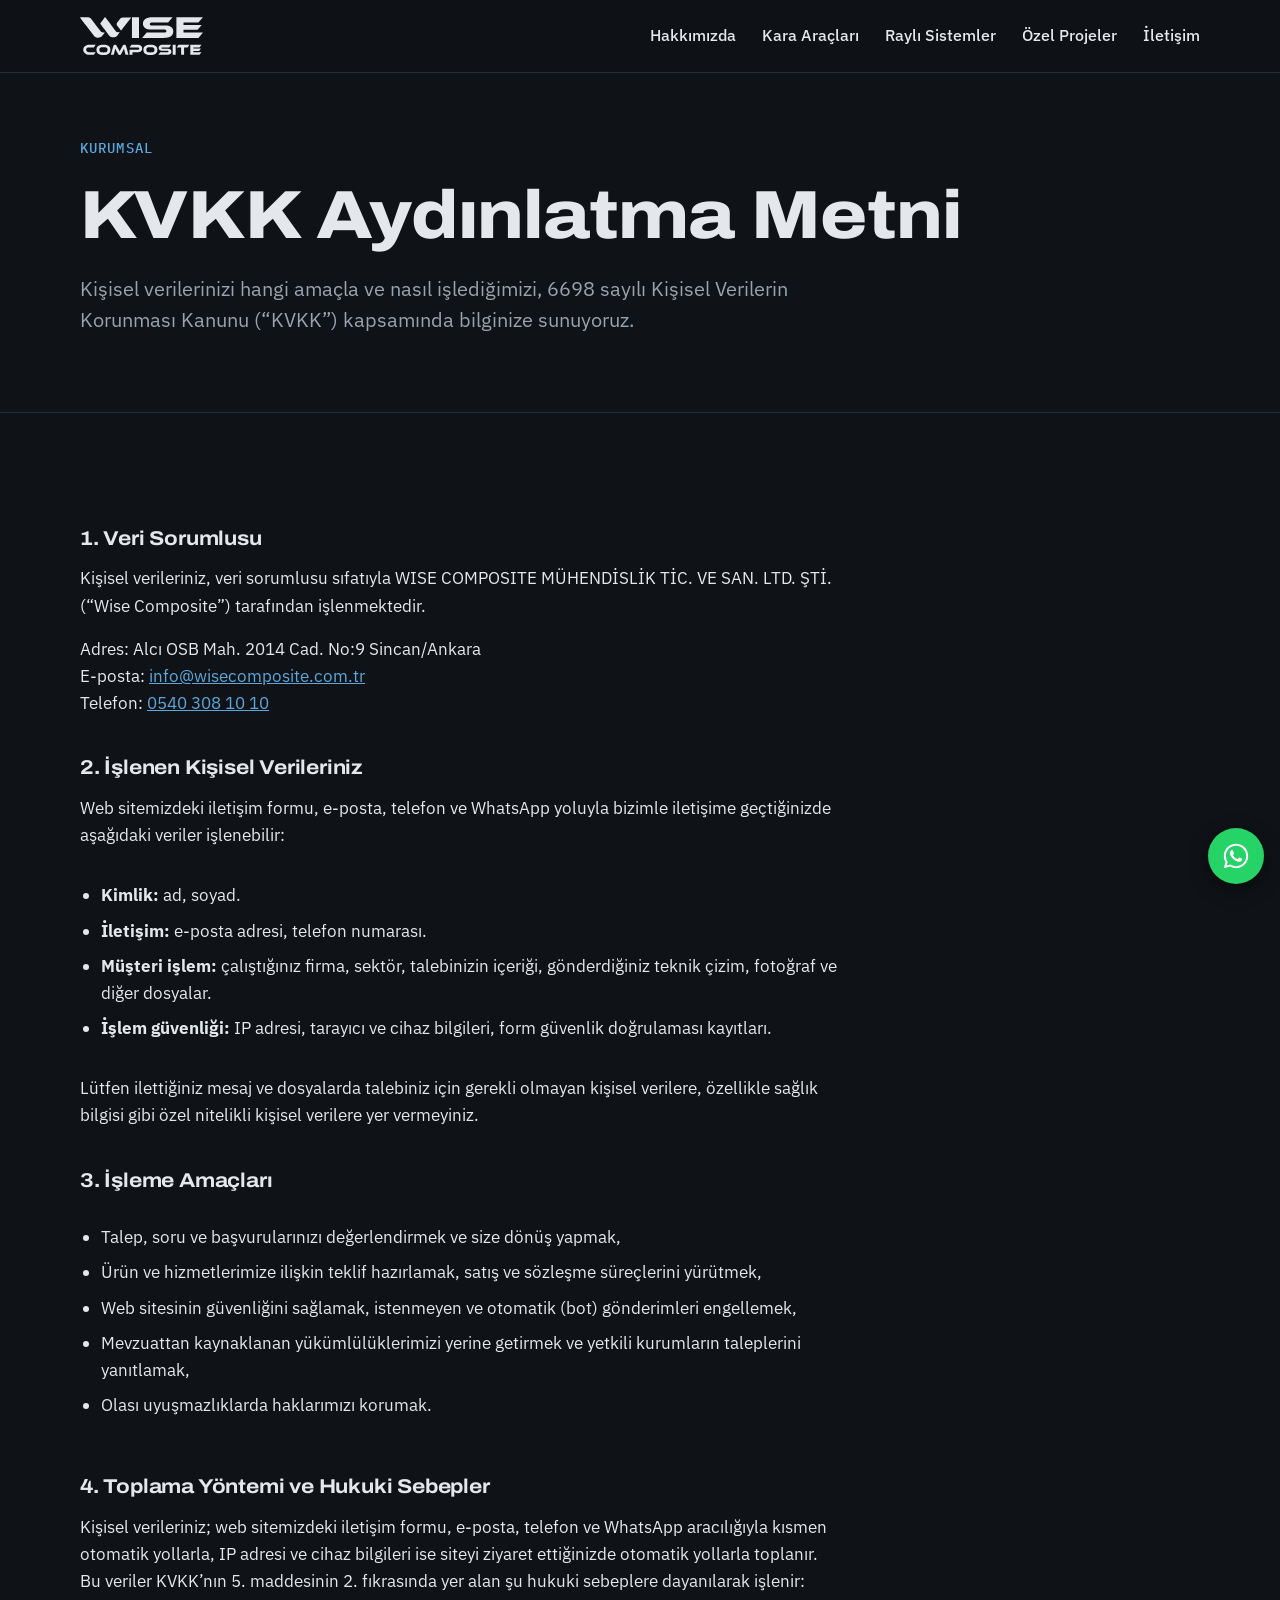
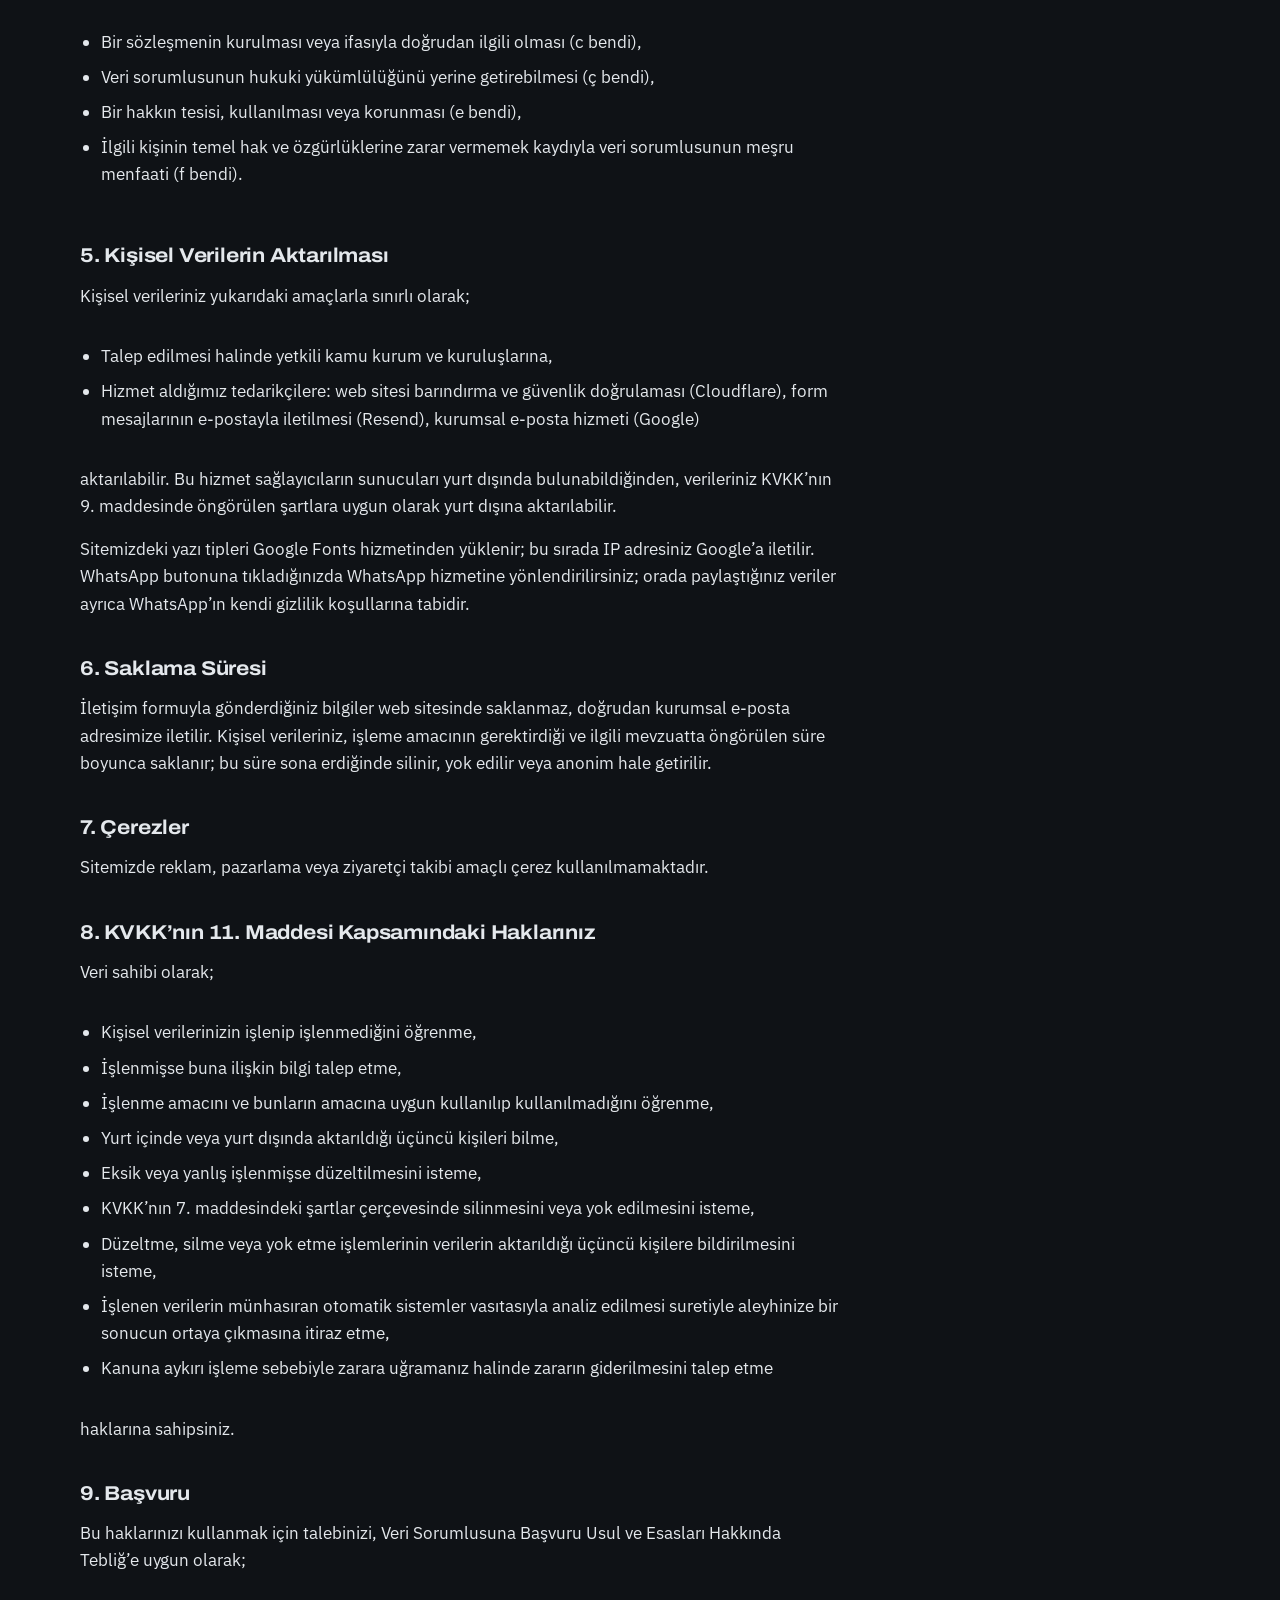
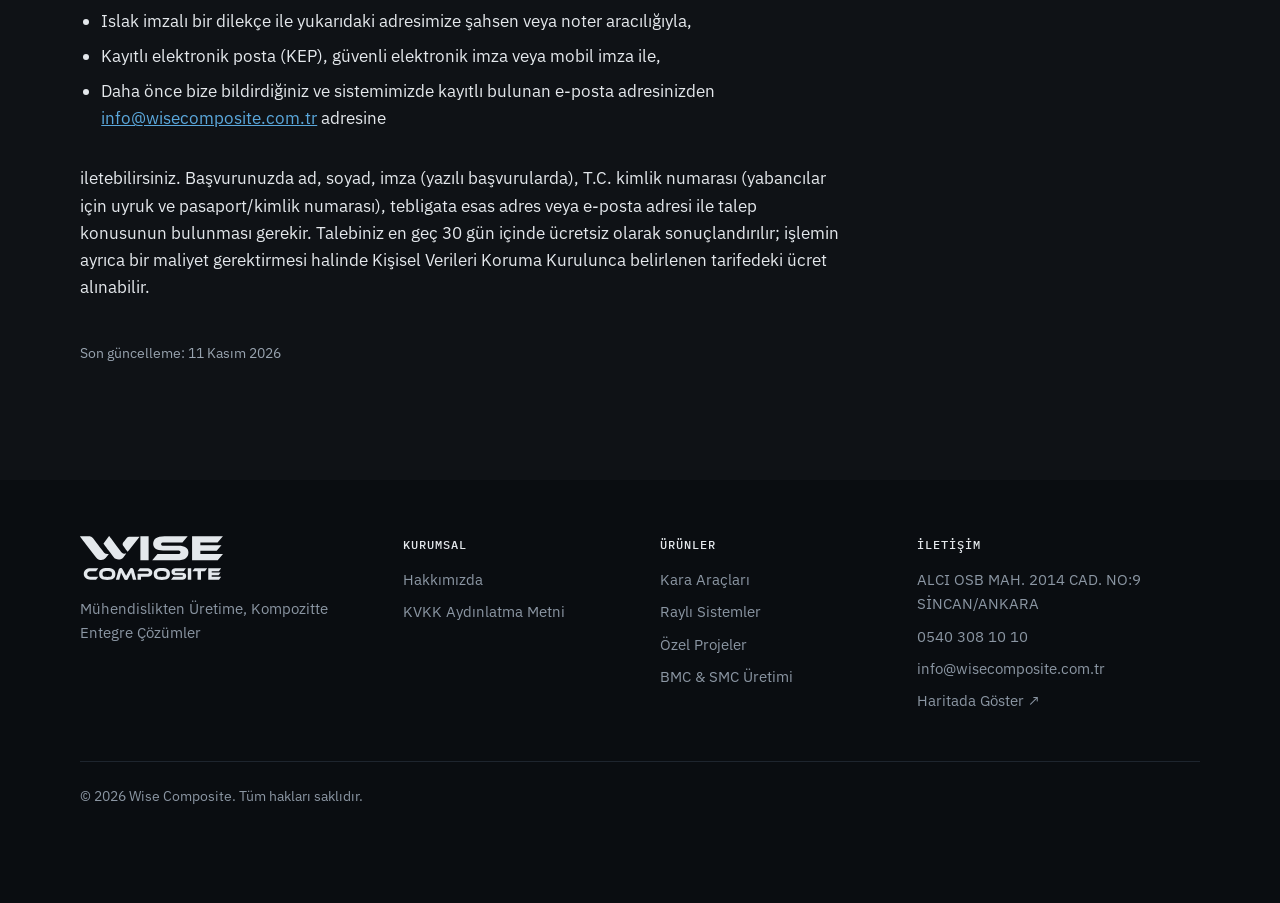
<file: kvkk.html>
<!doctype html>
<html lang="tr">
<head>
<meta charset="utf-8">
<meta name="viewport" content="width=device-width, initial-scale=1, viewport-fit=cover">
<title>KVKK Aydınlatma Metni | Wise Composite</title>
<meta name="description" content="Wise Composite KVKK Aydınlatma Metni: kişisel verilerinizin hangi amaçla işlendiği, kimlere aktarıldığı ve KVKK kapsamındaki haklarınız.">
<meta name="theme-color" content="#0F1216">
<meta property="og:type" content="website">
<meta property="og:locale" content="tr_TR">
<meta property="og:site_name" content="Wise Composite">
<meta property="og:title" content="KVKK Aydınlatma Metni | Wise Composite">
<meta property="og:description" content="Wise Composite KVKK Aydınlatma Metni: kişisel verilerinizin hangi amaçla işlendiği, kimlere aktarıldığı ve KVKK kapsamındaki haklarınız.">
<meta property="og:url" content="https://wisecomposite.com.tr/kvkk">
<link rel="canonical" href="https://wisecomposite.com.tr/kvkk">
<meta property="og:image" content="https://wisecomposite.com.tr/assets/img/og-image.jpg">
<meta property="og:image:width" content="1200">
<meta property="og:image:height" content="630">
<meta name="twitter:card" content="summary_large_image">
<link rel="icon" href="assets/img/favicon.svg" type="image/svg+xml">
<link rel="preconnect" href="https://fonts.googleapis.com">
<link rel="preconnect" href="https://fonts.gstatic.com" crossorigin>
<link rel="stylesheet" href="https://fonts.googleapis.com/css2?family=Archivo:wdth,wght@62..125,400..800&family=IBM+Plex+Mono:wght@400;500&family=IBM+Plex+Sans:ital,wght@0,400;0,500;0,600;1,400&display=swap">
<link rel="stylesheet" href="assets/css/site.css">
</head>
<body>
<a class="skip-link" href="#icerik">İçeriğe geç</a>


<header class="site-header">
  <nav class="wrap nav" aria-label="Ana menü">
    <a class="brand" href="index.html" translate="no">
      <img src="assets/img/logo-white.svg" alt="Wise Composite ana sayfa" width="124" height="38">
    </a>
    <button class="nav-toggle" id="nav-toggle" aria-expanded="false" aria-controls="nav-links">Menü</button>
    <ul class="nav-links" id="nav-links">
      <li><a href="hakkimizda.html">Hakkımızda</a></li>
      <li><a href="kara-araclari.html">Kara Araçları</a></li>
      <li><a href="rayli-sistemler.html">Raylı Sistemler</a></li>
      <li><a href="ozel-projeler.html">Özel Projeler</a></li>
      <li><a href="iletisim.html">İletişim</a></li>
    </ul>
  </nav>
</header>

<main id="icerik">
  <section class="page-hero">
    <div class="wrap page-hero-copy">
      <p class="eyebrow">Kurumsal</p>
      <h1>KVKK Aydınlatma Metni</h1>
      <p class="lead">Kişisel verilerinizi hangi amaçla ve nasıl işlediğimizi, 6698 sayılı Kişisel Verilerin Korunması Kanunu (“KVKK”) kapsamında bilginize sunuyoruz.</p>
    </div>
  </section>

  <section class="section">
    <div class="wrap">
    <div class="legal">
      <h2>1. Veri Sorumlusu</h2>
      <p>Kişisel verileriniz, veri sorumlusu sıfatıyla <span translate="no">WISE COMPOSITE MÜHENDİSLİK TİC. VE SAN. LTD. ŞTİ.</span> (“<span translate="no">Wise Composite</span>”) tarafından işlenmektedir.</p>
      <p>Adres: Alcı OSB Mah. 2014 Cad. No:9 Sincan/Ankara<br>E-posta: <a href="mailto:info@wisecomposite.com.tr">info@wisecomposite.com.tr</a><br>Telefon: <a href="tel:+905403081010">0540 308 10 10</a></p>

      <h2>2. İşlenen Kişisel Verileriniz</h2>
      <p>Web sitemizdeki iletişim formu, e-posta, telefon ve WhatsApp yoluyla bizimle iletişime geçtiğinizde aşağıdaki veriler işlenebilir:</p>
      <ul>
        <li><b>Kimlik:</b> ad, soyad.</li>
        <li><b>İletişim:</b> e-posta adresi, telefon numarası.</li>
        <li><b>Müşteri işlem:</b> çalıştığınız firma, sektör, talebinizin içeriği, gönderdiğiniz teknik çizim, fotoğraf ve diğer dosyalar.</li>
        <li><b>İşlem güvenliği:</b> IP adresi, tarayıcı ve cihaz bilgileri, form güvenlik doğrulaması kayıtları.</li>
      </ul>
      <p>Lütfen ilettiğiniz mesaj ve dosyalarda talebiniz için gerekli olmayan kişisel verilere, özellikle sağlık bilgisi gibi özel nitelikli kişisel verilere yer vermeyiniz.</p>

      <h2>3. İşleme Amaçları</h2>
      <ul>
        <li>Talep, soru ve başvurularınızı değerlendirmek ve size dönüş yapmak,</li>
        <li>Ürün ve hizmetlerimize ilişkin teklif hazırlamak, satış ve sözleşme süreçlerini yürütmek,</li>
        <li>Web sitesinin güvenliğini sağlamak, istenmeyen ve otomatik (bot) gönderimleri engellemek,</li>
        <li>Mevzuattan kaynaklanan yükümlülüklerimizi yerine getirmek ve yetkili kurumların taleplerini yanıtlamak,</li>
        <li>Olası uyuşmazlıklarda haklarımızı korumak.</li>
      </ul>

      <h2>4. Toplama Yöntemi ve Hukuki Sebepler</h2>
      <p>Kişisel verileriniz; web sitemizdeki iletişim formu, e-posta, telefon ve WhatsApp aracılığıyla kısmen otomatik yollarla, IP adresi ve cihaz bilgileri ise siteyi ziyaret ettiğinizde otomatik yollarla toplanır. Bu veriler KVKK’nın 5. maddesinin 2. fıkrasında yer alan şu hukuki sebeplere dayanılarak işlenir:</p>
      <ul>
        <li>Bir sözleşmenin kurulması veya ifasıyla doğrudan ilgili olması (c bendi),</li>
        <li>Veri sorumlusunun hukuki yükümlülüğünü yerine getirebilmesi (ç bendi),</li>
        <li>Bir hakkın tesisi, kullanılması veya korunması (e bendi),</li>
        <li>İlgili kişinin temel hak ve özgürlüklerine zarar vermemek kaydıyla veri sorumlusunun meşru menfaati (f bendi).</li>
      </ul>

      <h2>5. Kişisel Verilerin Aktarılması</h2>
      <p>Kişisel verileriniz yukarıdaki amaçlarla sınırlı olarak;</p>
      <ul>
        <li>Talep edilmesi halinde yetkili kamu kurum ve kuruluşlarına,</li>
        <li>Hizmet aldığımız tedarikçilere: web sitesi barındırma ve güvenlik doğrulaması (<span translate="no">Cloudflare</span>), form mesajlarının e-postayla iletilmesi (<span translate="no">Resend</span>), kurumsal e-posta hizmeti (<span translate="no">Google</span>)</li>
      </ul>
      <p>aktarılabilir. Bu hizmet sağlayıcıların sunucuları yurt dışında bulunabildiğinden, verileriniz KVKK’nın 9. maddesinde öngörülen şartlara uygun olarak yurt dışına aktarılabilir.</p>
      <p>Sitemizdeki yazı tipleri <span translate="no">Google Fonts</span> hizmetinden yüklenir; bu sırada IP adresiniz <span translate="no">Google</span>’a iletilir. WhatsApp butonuna tıkladığınızda <span translate="no">WhatsApp</span> hizmetine yönlendirilirsiniz; orada paylaştığınız veriler ayrıca <span translate="no">WhatsApp</span>’ın kendi gizlilik koşullarına tabidir.</p>

      <h2>6. Saklama Süresi</h2>
      <p>İletişim formuyla gönderdiğiniz bilgiler web sitesinde saklanmaz, doğrudan kurumsal e-posta adresimize iletilir. Kişisel verileriniz, işleme amacının gerektirdiği ve ilgili mevzuatta öngörülen süre boyunca saklanır; bu süre sona erdiğinde silinir, yok edilir veya anonim hale getirilir.</p>

      <h2>7. Çerezler</h2>
      <p>Sitemizde reklam, pazarlama veya ziyaretçi takibi amaçlı çerez kullanılmamaktadır.</p>

      <h2>8. KVKK’nın 11. Maddesi Kapsamındaki Haklarınız</h2>
      <p>Veri sahibi olarak;</p>
      <ul>
        <li>Kişisel verilerinizin işlenip işlenmediğini öğrenme,</li>
        <li>İşlenmişse buna ilişkin bilgi talep etme,</li>
        <li>İşlenme amacını ve bunların amacına uygun kullanılıp kullanılmadığını öğrenme,</li>
        <li>Yurt içinde veya yurt dışında aktarıldığı üçüncü kişileri bilme,</li>
        <li>Eksik veya yanlış işlenmişse düzeltilmesini isteme,</li>
        <li>KVKK’nın 7. maddesindeki şartlar çerçevesinde silinmesini veya yok edilmesini isteme,</li>
        <li>Düzeltme, silme veya yok etme işlemlerinin verilerin aktarıldığı üçüncü kişilere bildirilmesini isteme,</li>
        <li>İşlenen verilerin münhasıran otomatik sistemler vasıtasıyla analiz edilmesi suretiyle aleyhinize bir sonucun ortaya çıkmasına itiraz etme,</li>
        <li>Kanuna aykırı işleme sebebiyle zarara uğramanız halinde zararın giderilmesini talep etme</li>
      </ul>
      <p>haklarına sahipsiniz.</p>

      <h2>9. Başvuru</h2>
      <p>Bu haklarınızı kullanmak için talebinizi, Veri Sorumlusuna Başvuru Usul ve Esasları Hakkında Tebliğ’e uygun olarak;</p>
      <ul>
        <li>Islak imzalı bir dilekçe ile yukarıdaki adresimize şahsen veya noter aracılığıyla,</li>
        <li>Kayıtlı elektronik posta (KEP), güvenli elektronik imza veya mobil imza ile,</li>
        <li>Daha önce bize bildirdiğiniz ve sistemimizde kayıtlı bulunan e-posta adresinizden <a href="mailto:info@wisecomposite.com.tr">info@wisecomposite.com.tr</a> adresine</li>
      </ul>
      <p>iletebilirsiniz. Başvurunuzda ad, soyad, imza (yazılı başvurularda), T.C. kimlik numarası (yabancılar için uyruk ve pasaport/kimlik numarası), tebligata esas adres veya e-posta adresi ile talep konusunun bulunması gerekir. Talebiniz en geç 30 gün içinde ücretsiz olarak sonuçlandırılır; işlemin ayrıca bir maliyet gerektirmesi halinde Kişisel Verileri Koruma Kurulunca belirlenen tarifedeki ücret alınabilir.</p>

      <p class="legal-date">Son güncelleme: 11 Kasım 2026</p>
    </div>
    </div>
  </section>

</main>

<footer class="site-footer">
  <div class="wrap">
    <div class="footer-grid">
      <div class="footer-about">
        <a href="index.html" translate="no"><img src="assets/img/logo-white.svg" alt="Wise Composite ana sayfa" width="143" height="44"></a>
        <p>Mühendislikten Üretime, Kompozitte Entegre Çözümler</p>
      </div>
      <div>
        <h2>Kurumsal</h2>
        <ul>
          <li><a href="hakkimizda.html">Hakkımızda</a></li>
          <li><a href="kvkk.html" aria-current="page">KVKK Aydınlatma Metni</a></li>
        </ul>
      </div>
      <div>
        <h2>Ürünler</h2>
        <ul>
          <li><a href="kara-araclari.html">Kara Araçları</a></li>
          <li><a href="rayli-sistemler.html">Raylı Sistemler</a></li>
          <li><a href="ozel-projeler.html">Özel Projeler</a></li>
          <li><a href="index.html#faaliyet">BMC &amp; SMC Üretimi</a></li>
        </ul>
      </div>
      <div class="footer-contact">
        <h2>İletişim</h2>
        <address>
          <span>ALCI OSB MAH. 2014 CAD. NO:9<br>SİNCAN/ANKARA</span>
          <a href="tel:+905403081010">0540 308 10 10</a>
          <a href="mailto:info@wisecomposite.com.tr">info@wisecomposite.com.tr</a>
          <a href="https://www.google.com/maps/search/?api=1&query=ALCI%20OSB%20MAH.%202014%20CAD.%20NO%3A9%20S%C4%B0NCAN/ANKARA" target="_blank" rel="noopener">Haritada Göster ↗</a>
        </address>
      </div>
    </div>
    <div class="footer-bottom">
      <span>© <span id="year">2026</span> <span translate="no">Wise Composite</span>. Tüm hakları saklıdır.</span>
    </div>
  </div>
</footer>

<a class="wa-float" href="https://wa.me/905403081010" target="_blank" rel="noopener" aria-label="WhatsApp ile yazın: 0540 308 10 10">
  <svg viewBox="0 0 32 32" aria-hidden="true"><path fill="currentColor" d="M16.04 3C8.86 3 3.03 8.82 3.03 16c0 2.3.6 4.54 1.74 6.52L3 29l6.65-1.74A12.95 12.95 0 0 0 16.04 29C23.2 29 29 23.18 29 16S23.2 3 16.04 3Zm0 23.8c-1.98 0-3.92-.53-5.61-1.53l-.4-.24-3.95 1.03 1.05-3.85-.26-.4A10.77 10.77 0 0 1 5.2 16c0-5.97 4.86-10.82 10.84-10.82 5.97 0 10.8 4.85 10.8 10.82 0 5.97-4.84 10.8-10.8 10.8Zm5.93-8.1c-.33-.16-1.93-.95-2.23-1.06-.3-.11-.52-.16-.73.17-.22.32-.84 1.05-1.03 1.27-.19.22-.38.24-.7.08-.33-.16-1.38-.51-2.62-1.62-.97-.87-1.62-1.93-1.81-2.26-.19-.32-.02-.5.14-.66.15-.15.33-.38.49-.57.16-.19.22-.32.33-.54.1-.22.05-.4-.03-.57-.08-.16-.73-1.76-1-2.41-.26-.63-.53-.55-.73-.56h-.62c-.22 0-.57.08-.87.4-.3.33-1.14 1.12-1.14 2.72s1.17 3.16 1.33 3.38c.16.22 2.3 3.5 5.56 4.9.78.34 1.38.54 1.86.69.78.25 1.49.21 2.05.13.63-.09 1.93-.79 2.2-1.55.27-.76.27-1.42.19-1.55-.08-.14-.3-.22-.62-.38Z"/></svg>
</a>

<script src="assets/js/site.js"></script>
</body>
</html>
</file>
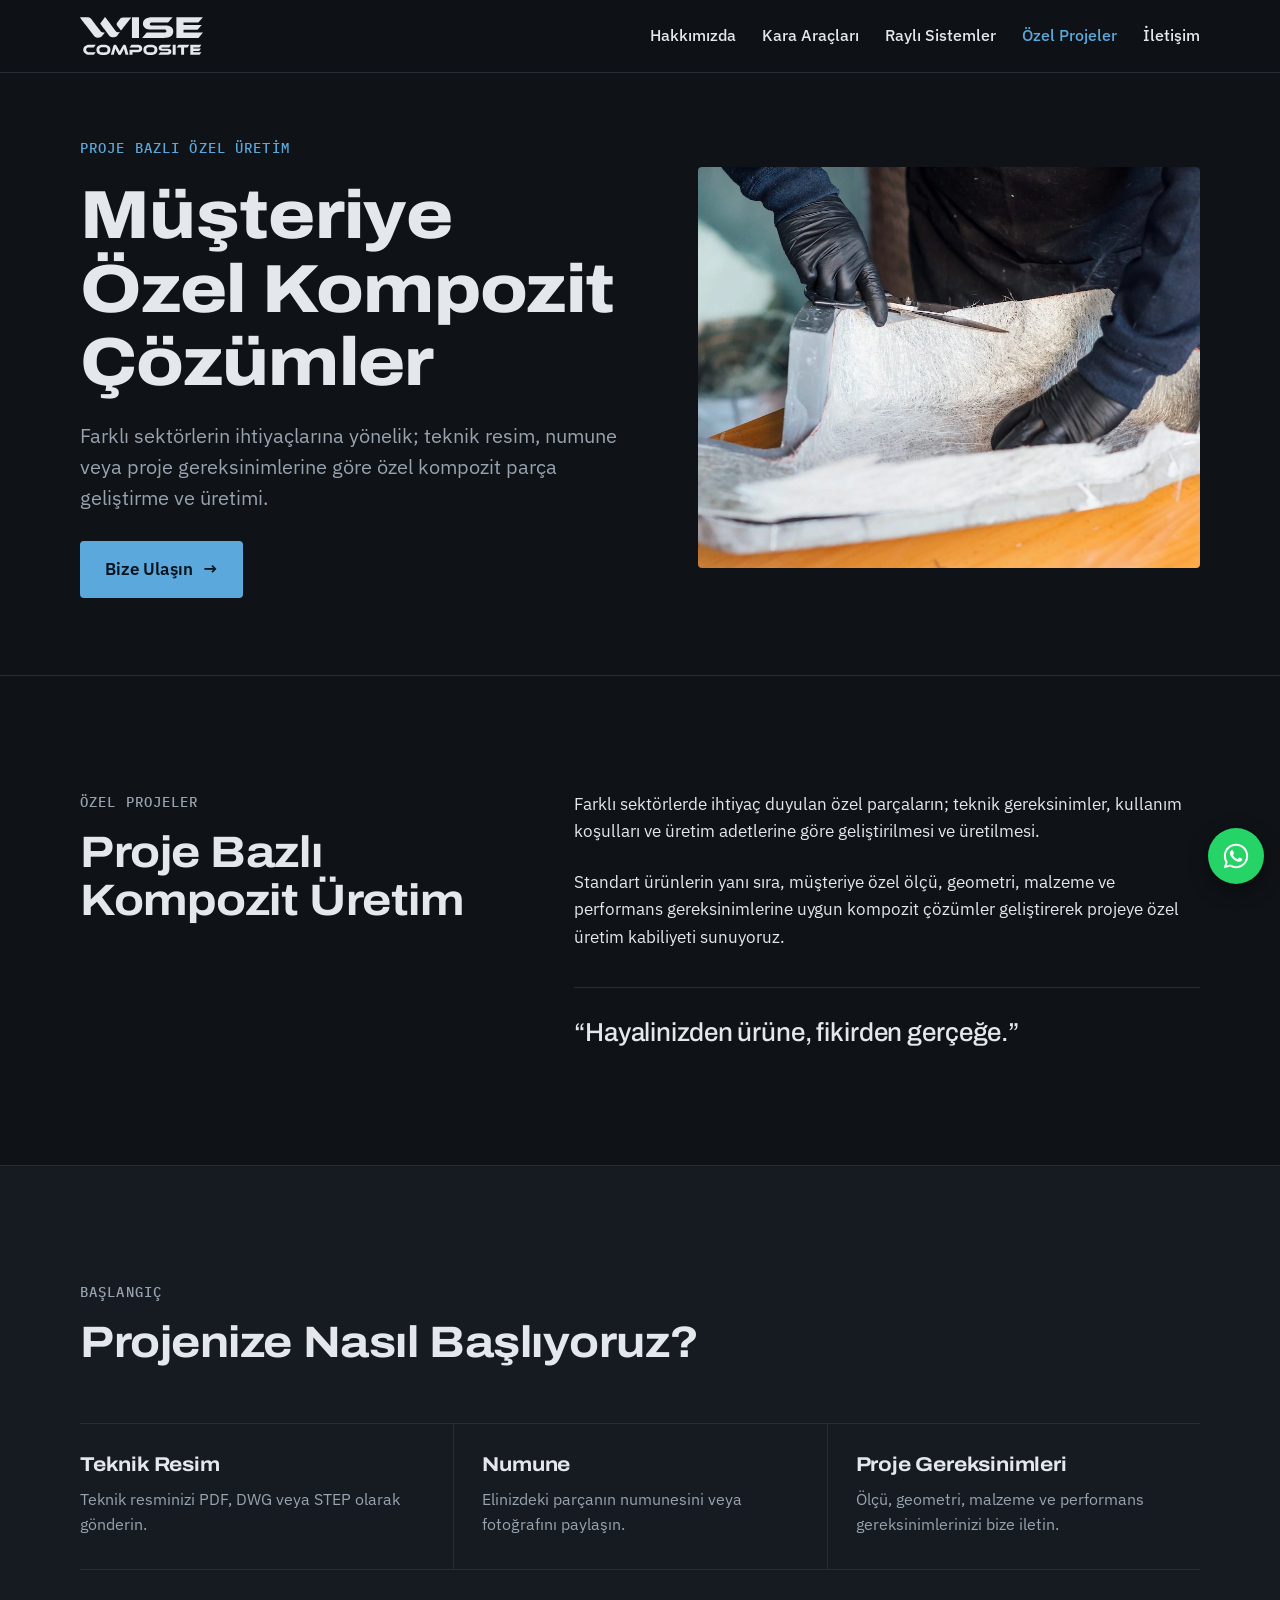
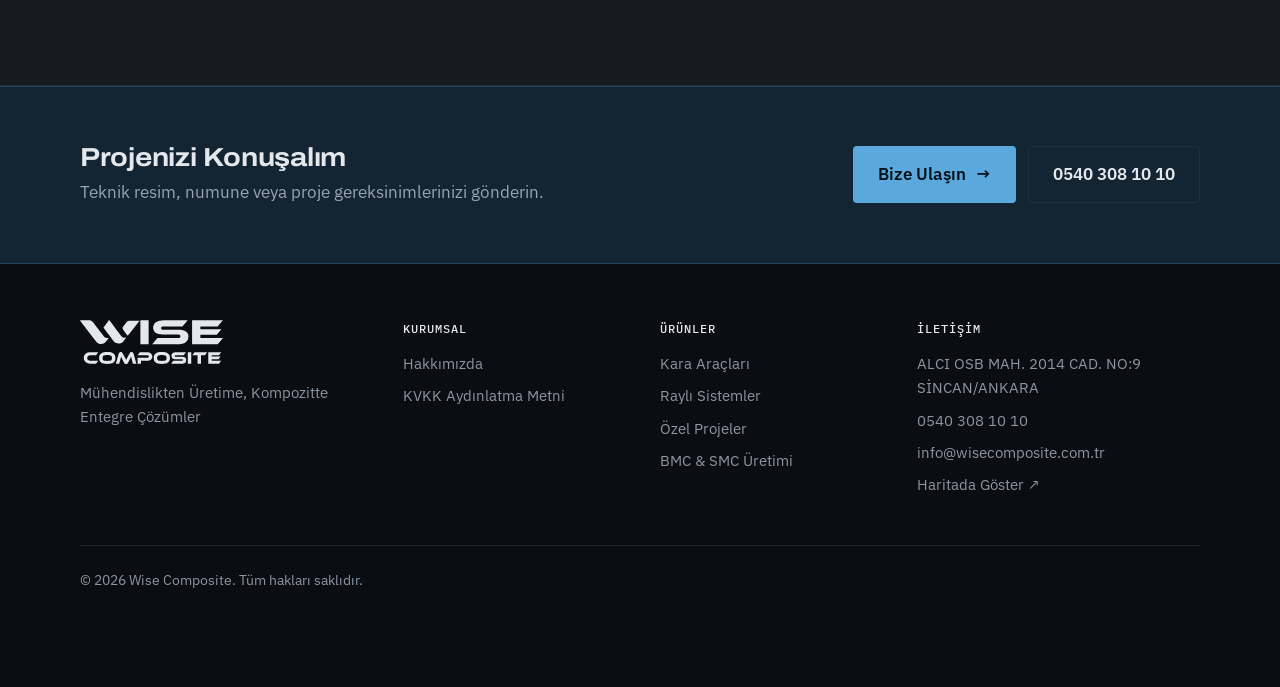
<file: ozel-projeler.html>
<!doctype html>
<html lang="tr">
<head>
<meta charset="utf-8">
<meta name="viewport" content="width=device-width, initial-scale=1, viewport-fit=cover">
<title>Özel Projeler | Wise Composite</title>
<meta name="description" content="Farklı sektörlerin ihtiyaçlarına yönelik; teknik resim, numune veya proje gereksinimlerine göre özel kompozit parça geliştirme ve üretimi.">
<meta name="theme-color" content="#0F1216">
<meta property="og:type" content="website">
<meta property="og:locale" content="tr_TR">
<meta property="og:site_name" content="Wise Composite">
<meta property="og:title" content="Özel Projeler | Wise Composite">
<meta property="og:description" content="Farklı sektörlerin ihtiyaçlarına yönelik; teknik resim, numune veya proje gereksinimlerine göre özel kompozit parça geliştirme ve üretimi.">
<meta property="og:url" content="https://wisecomposite.com.tr/ozel-projeler">
<link rel="canonical" href="https://wisecomposite.com.tr/ozel-projeler">
<meta property="og:image" content="https://wisecomposite.com.tr/assets/img/og-image.jpg">
<meta property="og:image:width" content="1200">
<meta property="og:image:height" content="630">
<meta name="twitter:card" content="summary_large_image">
<link rel="icon" href="assets/img/favicon.svg" type="image/svg+xml">
<link rel="preconnect" href="https://fonts.googleapis.com">
<link rel="preconnect" href="https://fonts.gstatic.com" crossorigin>
<link rel="stylesheet" href="https://fonts.googleapis.com/css2?family=Archivo:wdth,wght@62..125,400..800&family=IBM+Plex+Mono:wght@400;500&family=IBM+Plex+Sans:ital,wght@0,400;0,500;0,600;1,400&display=swap">
<link rel="stylesheet" href="assets/css/site.css">
</head>
<body>
<a class="skip-link" href="#icerik">İçeriğe geç</a>


<header class="site-header">
  <nav class="wrap nav" aria-label="Ana menü">
    <a class="brand" href="index.html" translate="no">
      <img src="assets/img/logo-white.svg" alt="Wise Composite ana sayfa" width="124" height="38">
    </a>
    <button class="nav-toggle" id="nav-toggle" aria-expanded="false" aria-controls="nav-links">Menü</button>
    <ul class="nav-links" id="nav-links">
      <li><a href="hakkimizda.html">Hakkımızda</a></li>
      <li><a href="kara-araclari.html">Kara Araçları</a></li>
      <li><a href="rayli-sistemler.html">Raylı Sistemler</a></li>
      <li><a href="ozel-projeler.html" aria-current="page">Özel Projeler</a></li>
      <li><a href="iletisim.html">İletişim</a></li>
    </ul>
  </nav>
</header>

<main id="icerik">
  <section class="page-hero">
    <div class="wrap page-hero-grid">
      <div class="page-hero-copy">
        <p class="eyebrow">Proje Bazlı Özel Üretim</p>
        <h1>Müşteriye Özel Kompozit Çözümler</h1>
        <p class="lead">Farklı sektörlerin ihtiyaçlarına yönelik; teknik resim, numune veya proje gereksinimlerine göre özel kompozit parça geliştirme ve üretimi.</p>
        <div class="hero-actions">
          <a class="btn btn-primary" href="iletisim.html#iletisim-formu">Bize Ulaşın <span class="arrow" aria-hidden="true">→</span></a>
        </div>
      </div>
      <div class="media"><img src="assets/img/ozel-projeler.jpg" alt="Cam elyaf takviyeli kompozit parçanın elle işlenmesi" width="1200" height="798" fetchpriority="high"></div>
    </div>
  </section>

  <section class="section">
    <div class="wrap about-summary">
      <div class="section-head" style="margin-bottom:0">
        <p class="eyebrow">Özel Projeler</p>
        <h2>Proje Bazlı Kompozit Üretim</h2>
      </div>
      <div class="prose">
        <p>Farklı sektörlerde ihtiyaç duyulan özel parçaların; teknik gereksinimler, kullanım koşulları ve üretim adetlerine göre geliştirilmesi ve üretilmesi.</p>
        <p>Standart ürünlerin yanı sıra, müşteriye özel ölçü, geometri, malzeme ve performans gereksinimlerine uygun kompozit çözümler geliştirerek projeye özel üretim kabiliyeti sunuyoruz.</p>
        <figure class="quote">
          <blockquote>“Hayalinizden ürüne, fikirden gerçeğe.”</blockquote>
        </figure>
      </div>
    </div>
  </section>

  <section class="section sectors">
    <div class="wrap">
      <div class="section-head">
        <p class="eyebrow">Başlangıç</p>
        <h2>Projenize Nasıl Başlıyoruz?</h2>
      </div>
      <ul class="process-list three">
        <li>
          <h3>Teknik Resim</h3>
          <p>Teknik resminizi PDF, DWG veya STEP olarak gönderin.</p>
        </li>
        <li>
          <h3>Numune</h3>
          <p>Elinizdeki parçanın numunesini veya fotoğrafını paylaşın.</p>
        </li>
        <li>
          <h3>Proje Gereksinimleri</h3>
          <p>Ölçü, geometri, malzeme ve performans gereksinimlerinizi bize iletin.</p>
        </li>
      </ul>
    </div>
  </section>

  <section class="cta-band" aria-label="İletişim">
    <div class="wrap cta-inner">
      <div>
        <h2>Projenizi Konuşalım</h2>
        <p>Teknik resim, numune veya proje gereksinimlerinizi gönderin.</p>
      </div>
      <div class="cta-actions">
        <a class="btn btn-primary" href="iletisim.html#iletisim-formu">Bize Ulaşın <span class="arrow" aria-hidden="true">→</span></a>
        <a class="btn btn-ghost" href="tel:+905403081010">0540 308 10 10</a>
      </div>
    </div>
  </section>

</main>

<footer class="site-footer">
  <div class="wrap">
    <div class="footer-grid">
      <div class="footer-about">
        <a href="index.html" translate="no"><img src="assets/img/logo-white.svg" alt="Wise Composite ana sayfa" width="143" height="44"></a>
        <p>Mühendislikten Üretime, Kompozitte Entegre Çözümler</p>
      </div>
      <div>
        <h2>Kurumsal</h2>
        <ul>
          <li><a href="hakkimizda.html">Hakkımızda</a></li>
          <li><a href="kvkk.html">KVKK Aydınlatma Metni</a></li>
        </ul>
      </div>
      <div>
        <h2>Ürünler</h2>
        <ul>
          <li><a href="kara-araclari.html">Kara Araçları</a></li>
          <li><a href="rayli-sistemler.html">Raylı Sistemler</a></li>
          <li><a href="ozel-projeler.html">Özel Projeler</a></li>
          <li><a href="index.html#faaliyet">BMC &amp; SMC Üretimi</a></li>
        </ul>
      </div>
      <div class="footer-contact">
        <h2>İletişim</h2>
        <address>
          <span>ALCI OSB MAH. 2014 CAD. NO:9<br>SİNCAN/ANKARA</span>
          <a href="tel:+905403081010">0540 308 10 10</a>
          <a href="mailto:info@wisecomposite.com.tr">info@wisecomposite.com.tr</a>
          <a href="https://www.google.com/maps/search/?api=1&query=ALCI%20OSB%20MAH.%202014%20CAD.%20NO%3A9%20S%C4%B0NCAN/ANKARA" target="_blank" rel="noopener">Haritada Göster ↗</a>
        </address>
      </div>
    </div>
    <div class="footer-bottom">
      <span>© <span id="year">2026</span> <span translate="no">Wise Composite</span>. Tüm hakları saklıdır.</span>
    </div>
  </div>
</footer>

<a class="wa-float" href="https://wa.me/905403081010" target="_blank" rel="noopener" aria-label="WhatsApp ile yazın: 0540 308 10 10">
  <svg viewBox="0 0 32 32" aria-hidden="true"><path fill="currentColor" d="M16.04 3C8.86 3 3.03 8.82 3.03 16c0 2.3.6 4.54 1.74 6.52L3 29l6.65-1.74A12.95 12.95 0 0 0 16.04 29C23.2 29 29 23.18 29 16S23.2 3 16.04 3Zm0 23.8c-1.98 0-3.92-.53-5.61-1.53l-.4-.24-3.95 1.03 1.05-3.85-.26-.4A10.77 10.77 0 0 1 5.2 16c0-5.97 4.86-10.82 10.84-10.82 5.97 0 10.8 4.85 10.8 10.82 0 5.97-4.84 10.8-10.8 10.8Zm5.93-8.1c-.33-.16-1.93-.95-2.23-1.06-.3-.11-.52-.16-.73.17-.22.32-.84 1.05-1.03 1.27-.19.22-.38.24-.7.08-.33-.16-1.38-.51-2.62-1.62-.97-.87-1.62-1.93-1.81-2.26-.19-.32-.02-.5.14-.66.15-.15.33-.38.49-.57.16-.19.22-.32.33-.54.1-.22.05-.4-.03-.57-.08-.16-.73-1.76-1-2.41-.26-.63-.53-.55-.73-.56h-.62c-.22 0-.57.08-.87.4-.3.33-1.14 1.12-1.14 2.72s1.17 3.16 1.33 3.38c.16.22 2.3 3.5 5.56 4.9.78.34 1.38.54 1.86.69.78.25 1.49.21 2.05.13.63-.09 1.93-.79 2.2-1.55.27-.76.27-1.42.19-1.55-.08-.14-.3-.22-.62-.38Z"/></svg>
</a>

<script src="assets/js/site.js"></script>
</body>
</html>
</file>
<file: assets/css/site.css>
/* ============================================================
   WISE COMPOSITE · ortak stil dosyası (tüm sayfalar)
   Sarı "DOLDURULACAK" işaretleri (.todo) yalnızca taslak içindir.
   Gerçek bilgiler girildikçe bu işaretler kaldırılacak.
   ============================================================ */
:root {
  color-scheme: dark;
  /* Koyu, göz yormayan palet: grafit zemin, katmanlı paneller, yumuşak metin */
  --bg: #0F1216;
  --surface: #161B22;
  --ink: #E4E8EC;
  --muted: #98A3AF;
  --line: #262D37;
  --accent: #5BA8DC;
  --accent-hover: #7DBBE5;
  --accent-ink: #07131C;
  --accent-soft: #132433;
  --deep: #0A0D11;
  --deep-ink: #E4E8EC;
  --deep-muted: #8B96A3;
  --deep-line: #1E252E;
  --weave-a: #1A2027;
  --weave-b: #222A33;
  --weave-ink: #AEB8C1;
  --todo-bg: #3A2E0E;
  --todo-line: #D9A23A;
  --todo-ink: #F3D48A;

  --f-display: "Archivo", "Arial Narrow", "Helvetica Neue", Arial, sans-serif;
  --f-body: "IBM Plex Sans", "Segoe UI", Roboto, "Helvetica Neue", Arial, sans-serif;
  --f-mono: "IBM Plex Mono", ui-monospace, "SFMono-Regular", Menlo, Consolas, monospace;

  --step--1: 0.875rem;
  --step-0: 1.0625rem;
  --step-1: 1.25rem;
  --step-2: 1.625rem;
  --step-3: clamp(1.9rem, 1.4rem + 2vw, 2.75rem);
  --step-4: clamp(2.1rem, 1.4rem + 3.8vw, 4.25rem);

  --gutter: clamp(16px, 4vw, 40px);
  --radius: 4px;
}

/* ---------- Temel ---------- */
*, *::before, *::after { box-sizing: border-box; }
html { scroll-behavior: smooth; scroll-padding-top: 88px; touch-action: manipulation; -webkit-tap-highlight-color: transparent; }
@media (prefers-reduced-motion: reduce) {
  html { scroll-behavior: auto; }
  *, *::before, *::after { transition: none !important; }
}
body {
  margin: 0;
  background: var(--bg);
  color: var(--ink);
  font-family: var(--f-body);
  font-size: var(--step-0);
  line-height: 1.6;
  -webkit-font-smoothing: antialiased;
}
img { max-width: 100%; display: block; }
a { color: var(--accent); }
:focus-visible { outline: 3px solid var(--accent); outline-offset: 3px; }
h1, h2, h3 {
  font-family: var(--f-display);
  font-stretch: 112%;
  font-weight: 700;
  line-height: 1.08;
  letter-spacing: -0.01em;
  margin: 0;
  text-wrap: balance;
  overflow-wrap: break-word;
}
h1 { font-size: var(--step-4); font-weight: 800; }
h2 { font-size: var(--step-3); }
h3 { font-size: var(--step-1); line-height: 1.25; }
p { margin: 0; }
.wrap { max-width: 1200px; margin-inline: auto; padding-inline: var(--gutter); }
.eyebrow {
  font-family: var(--f-mono);
  font-size: var(--step--1);
  font-weight: 500;
  letter-spacing: 0.08em;
  text-transform: uppercase;
  color: var(--accent);
}
.lead { font-size: var(--step-1); color: var(--muted); max-width: 60ch; line-height: 1.55; }
.section { padding-block: clamp(64px, 9vw, 120px); }
.section-head { display: grid; gap: 16px; max-width: 720px; margin-bottom: clamp(36px, 5vw, 56px); }
.section-head p { color: var(--muted); max-width: 62ch; }
.section-head-row { display: flex; flex-wrap: wrap; align-items: end; justify-content: space-between; gap: 16px 32px; margin-bottom: clamp(36px, 5vw, 56px); }
.section-head-row .section-head { margin-bottom: 0; }
.prose { display: grid; gap: 20px; }
.prose p { max-width: 64ch; }
.skip-link {
  position: absolute; left: 16px; top: -100px; z-index: 50;
  background: var(--accent); color: var(--accent-ink); font-weight: 600;
  padding: 10px 16px; border-radius: var(--radius); text-decoration: none;
}
.skip-link:focus { top: 12px; }

/* ---------- DOLDURULACAK işareti ---------- */
.todo {
  display: inline-block;
  font-family: var(--f-mono);
  font-size: 0.8em;
  font-weight: 500;
  letter-spacing: 0;
  line-height: 1.35;
  padding: 0.1em 0.5em;
  background: var(--todo-bg);
  color: var(--todo-ink);
  border: 1px dashed var(--todo-line);
  border-radius: 3px;
  vertical-align: 0.08em;
  text-transform: none;
  font-stretch: 100%;
}
.todo::before { content: "✎ "; }
.draft-bar {
  background: var(--todo-bg);
  color: var(--todo-ink);
  border-bottom: 1px dashed var(--todo-line);
  font-family: var(--f-mono);
  font-size: var(--step--1);
  padding-block: 8px;
}

/* ---------- Butonlar ---------- */
.btn {
  display: inline-flex; align-items: center; gap: 10px;
  font-family: var(--f-body); font-weight: 600; font-size: var(--step-0);
  padding: 14px 24px; border-radius: var(--radius);
  text-decoration: none; border: 1.5px solid transparent;
  cursor: pointer; transition: background .15s, color .15s, border-color .15s;
}
.btn-primary { background: var(--accent); color: var(--accent-ink); }
.btn-primary:hover { background: var(--accent-hover); }
.btn-ghost { border-color: var(--line); color: var(--ink); background: transparent; }
.btn-ghost:hover { border-color: var(--ink); }
.btn .arrow { transition: transform .15s; }
.btn:hover .arrow { transform: translateX(3px); }
.text-link { color: var(--accent); font-weight: 600; text-decoration: none; display: inline-flex; gap: 8px; align-items: center; }
.text-link:hover { color: var(--accent-hover); text-decoration: underline; text-underline-offset: 4px; }

/* ---------- Üst menü ---------- */
.site-header {
  position: sticky; top: env(safe-area-inset-top, 0px); z-index: 20;
  background: color-mix(in srgb, var(--bg) 92%, transparent);
  backdrop-filter: saturate(1.4) blur(10px);
  -webkit-backdrop-filter: saturate(1.4) blur(10px);
  border-bottom: 1px solid var(--line);
}
.nav { display: flex; align-items: center; justify-content: space-between; gap: 24px; min-height: 72px; }
.brand { display: inline-flex; align-items: center; text-decoration: none; flex: none; }
.brand img { height: 38px; width: auto; }
.nav-links { display: flex; align-items: center; gap: 26px; list-style: none; margin: 0; padding: 0; }
.nav-links a { color: var(--ink); text-decoration: none; font-weight: 500; font-size: 0.97rem; }
.nav-links a:hover { color: var(--accent); }
.nav-links a[aria-current="page"] { color: var(--accent); }
.nav-links .btn { padding: 10px 18px; font-size: 0.95rem; color: var(--accent-ink); }
.nav-toggle {
  display: none; background: none; border: 1.5px solid var(--line); border-radius: var(--radius);
  color: var(--ink); font: 600 0.95rem var(--f-body); padding: 8px 14px; cursor: pointer;
  transition: border-color .15s;
}
.nav-toggle:hover { border-color: var(--ink); }
@media (max-width: 1080px) {
  .nav-toggle { display: inline-block; }
  .nav-links {
    display: none; position: absolute; left: 0; right: 0; top: 100%;
    flex-direction: column; align-items: stretch; gap: 0;
    background: var(--bg); border-bottom: 1px solid var(--line);
    padding: 8px var(--gutter) 20px;
  }
  .nav-links.open { display: flex; }
  .nav-links li a:not(.btn) { display: block; padding: 14px 0; border-bottom: 1px solid var(--line); }
  .nav-links .btn { margin-top: 16px; justify-content: center; }
}

/* ---------- Görseller ---------- */
/* Fotoğrafı henüz olmayan alanlar: kompozit dokuma deseni */
.photo {
  position: relative;
  background-color: var(--weave-a);
  background-image:
    repeating-linear-gradient(45deg, var(--weave-b) 0 7px, transparent 7px 14px),
    repeating-linear-gradient(-45deg, color-mix(in srgb, var(--weave-b) 55%, transparent) 0 7px, transparent 7px 14px);
  border-radius: var(--radius);
  overflow: hidden;
  display: flex; align-items: flex-end;
  max-width: 100%;
}
.photo-cap {
  margin: 14px; padding: 8px 12px;
  background: color-mix(in srgb, var(--surface) 88%, transparent);
  color: var(--weave-ink);
  font-family: var(--f-mono); font-size: 0.78rem; line-height: 1.45;
  border-radius: 3px; max-width: calc(100% - 28px);
}
.photo-cap b { color: var(--todo-ink); background: var(--todo-bg); font-weight: 500; padding: 0 4px; border-radius: 2px; }
/* Gerçek fotoğraflar */
.media { position: relative; overflow: hidden; border-radius: var(--radius); background: var(--surface); max-width: 100%; }
.media img { width: 100%; height: 100%; object-fit: cover; }
.media.on-white { background: #FFFFFF; }
.media.on-white img { object-fit: contain; }

/* ---------- Giriş (hero) ---------- */
.hero { padding-block: clamp(40px, 6vw, 88px) clamp(56px, 7vw, 96px); }
.hero-grid { display: grid; grid-template-columns: 1.08fr 0.92fr; gap: clamp(32px, 5vw, 72px); align-items: center; }
.hero-copy { display: grid; gap: 24px; }
.hero h1 em { font-style: normal; color: var(--accent); }
.hero-actions { display: flex; flex-wrap: wrap; gap: 12px; margin-top: 8px; }
.hero-sectors { list-style: none; margin: 16px 0 0; padding: 0; display: grid; grid-template-columns: repeat(3, 1fr); border-top: 1px solid var(--line); }
.hero-sectors li + li { border-left: 1px solid var(--line); }
.hero-sectors a { display: grid; gap: 6px; padding: 20px 16px 4px; height: 100%; text-decoration: none; color: var(--ink); }
.hero-sectors li:first-child a { padding-left: 0; }
.hs-name { font-family: var(--f-display); font-stretch: 118%; font-weight: 700; font-size: 0.95rem; letter-spacing: 0.06em; transition: color .15s; }
.hs-sub { color: var(--muted); font-size: 0.9rem; line-height: 1.4; }
.hero-sectors a:hover .hs-name { color: var(--accent); }
@media (max-width: 560px) {
  .hero-sectors { grid-template-columns: 1fr; }
  .hero-sectors li + li { border-left: 0; border-top: 1px solid var(--line); }
  .hero-sectors a, .hero-sectors li:first-child a { padding: 14px 0; }
}
.hero-visual { position: relative; }
.hero-visual .media { aspect-ratio: 4 / 5; }
.hero-visual .media img { object-position: 50% 78%; }
.hero-badge {
  position: absolute; left: 16px; bottom: 16px; right: 16px;
  display: flex; flex-wrap: wrap; gap: 4px 12px; align-items: baseline;
  padding: 12px 16px; border-radius: var(--radius);
  background: color-mix(in srgb, var(--deep) 82%, transparent);
  backdrop-filter: blur(6px); -webkit-backdrop-filter: blur(6px);
  font-size: 0.9rem; color: var(--muted);
}
.hero-badge strong { color: var(--ink); font-weight: 600; }
@media (max-width: 860px) {
  .hero-grid { grid-template-columns: 1fr; }
  .hero-visual .media { aspect-ratio: 4 / 3; }
}

/* ---------- İç sayfa başlığı ---------- */
.page-hero { padding-block: clamp(32px, 5vw, 64px) clamp(48px, 6vw, 80px); border-bottom: 1px solid var(--line); }
.page-hero-grid { display: grid; grid-template-columns: 1.05fr 0.95fr; gap: clamp(32px, 5vw, 72px); align-items: center; }
.page-hero-copy { display: grid; gap: 20px; }
.page-hero .media { aspect-ratio: 5 / 4; }
@media (max-width: 860px) { .page-hero-grid { grid-template-columns: 1fr; } }

/* ---------- Rakamlar ---------- */
.figures { background: var(--deep); color: var(--deep-ink); }
.figures-grid { display: grid; grid-template-columns: repeat(4, 1fr); }
.figure { padding: 40px 28px; border-left: 1px solid var(--deep-line); display: grid; gap: 6px; }
.figure:first-child { border-left: 0; padding-left: 0; }
.figure-num { font-family: var(--f-display); font-stretch: 118%; font-weight: 700; font-size: var(--step-3); line-height: 1; font-variant-numeric: tabular-nums; }
.figure-num .todo { font-size: 0.42em; vertical-align: middle; }
.figure-label { color: var(--deep-muted); font-size: 0.95rem; }
@media (max-width: 860px) {
  .figures-grid { grid-template-columns: repeat(2, 1fr); }
  .figure { padding: 28px 20px; }
  .figure:nth-child(odd) { border-left: 0; padding-left: 0; }
  .figure:nth-child(n+3) { border-top: 1px solid var(--deep-line); }
}

/* ---------- Hakkımızda ---------- */
.about-grid { display: grid; grid-template-columns: 0.9fr 1.1fr; gap: clamp(32px, 6vw, 88px); align-items: start; }
.about-photo { aspect-ratio: 5 / 6; }
.about-copy { display: grid; gap: 22px; }
.about-copy p { max-width: 62ch; }
.about-summary { display: grid; grid-template-columns: 0.8fr 1.2fr; gap: clamp(24px, 6vw, 88px); align-items: start; }
.about-summary .prose { gap: 24px; }
.quote {
  margin: 12px 0 0; padding: 28px 0 0; border-top: 1px solid var(--line);
  display: grid; gap: 18px;
}
.quote blockquote {
  margin: 0; font-family: var(--f-display); font-stretch: 100%; font-weight: 500;
  font-size: var(--step-2); line-height: 1.3; letter-spacing: -0.005em; text-wrap: balance;
}
@media (max-width: 860px) {
  .about-grid, .about-summary { grid-template-columns: 1fr; }
  .about-photo { aspect-ratio: 4 / 3; }
}

/* ---------- Sektör kartları ---------- */
.sectors { background: var(--surface); border-block: 1px solid var(--line); }
.sector-grid { display: grid; grid-template-columns: repeat(3, 1fr); gap: 28px; }
.sector { position: relative; display: grid; grid-template-rows: auto 1fr; gap: 18px; }
.sector .media { aspect-ratio: 5 / 4; }
.sector .media img { transition: transform .4s ease; }
.sector:hover .media img { transform: scale(1.03); }
.sector-head { display: grid; gap: 8px; align-content: start; }
.sector-head p { color: var(--muted); font-size: 0.98rem; }
.sector-head .sector-sub { color: var(--ink); font-weight: 600; font-size: 1rem; }
.sector-head h3 a { color: var(--ink); text-decoration: none; }
/* Kartın tamamı tıklanabilir: başlıktaki bağlantı kartı kaplar */
.sector-head h3 a::after { content: ""; position: absolute; inset: 0; z-index: 1; }
.sector:hover h3 a { color: var(--accent); }
.sector-head .text-link { margin-top: 6px; }
.sector:has(h3 a:focus-visible) { outline: 3px solid var(--accent); outline-offset: 6px; border-radius: var(--radius); }
.sector-head h3 a:focus-visible { outline: none; }
@media (max-width: 960px) { .sector-grid { grid-template-columns: 1fr 1fr; } }
@media (max-width: 640px) { .sector-grid { grid-template-columns: 1fr; } }

/* ---------- Faaliyet alanları ---------- */
.process-list { list-style: none; margin: 0; padding: 0; display: grid; grid-template-columns: repeat(2, 1fr); gap: 0; border-top: 1px solid var(--line); }
.process-list li { padding: 28px 28px 32px 0; border-bottom: 1px solid var(--line); display: grid; gap: 10px; align-content: start; }
.process-list li:nth-child(2n) { padding-left: 28px; border-left: 1px solid var(--line); }
.process-list p { color: var(--muted); font-size: 0.98rem; }
.process-list.three { grid-template-columns: repeat(3, 1fr); }
.process-list.three li { padding-left: 28px; border-left: 1px solid var(--line); }
.process-list.three li:first-child { padding-left: 0; border-left: 0; }
@media (max-width: 860px) {
  .process-list { grid-template-columns: 1fr; }
  .process-list, .process-list.three { grid-template-columns: 1fr; }
  .process-list li, .process-list li:nth-child(2n), .process-list.three li { padding: 24px 0; border-left: 0; }
}

/* ---------- Referanslar ---------- */
.refs { background: var(--surface); border-block: 1px solid var(--line); }
.logo-grid { display: grid; grid-template-columns: repeat(6, 1fr); border-top: 1px solid var(--line); border-left: 1px solid var(--line); }
.logo-slot {
  aspect-ratio: 3 / 2; display: grid; place-items: center; text-align: center; padding: 12px;
  border-right: 1px solid var(--line); border-bottom: 1px solid var(--line);
  font-family: var(--f-mono); font-size: 0.78rem; color: var(--muted);
}
@media (max-width: 860px) { .logo-grid { grid-template-columns: repeat(3, 1fr); } }
@media (max-width: 480px) { .logo-grid { grid-template-columns: repeat(2, 1fr); } }

/* ---------- Teklif çağrısı bandı ---------- */
.cta-band { background: var(--accent-soft); border-block: 1px solid color-mix(in srgb, var(--accent) 25%, transparent); }
.cta-inner { display: flex; flex-wrap: wrap; align-items: center; justify-content: space-between; gap: 24px 40px; padding-block: clamp(36px, 5vw, 56px); }
.cta-inner h2 { font-size: var(--step-2); }
.cta-inner p { color: var(--muted); margin-top: 8px; max-width: 56ch; }
.cta-actions { display: flex; flex-wrap: wrap; gap: 12px; align-items: center; }

/* ---------- Ürün kataloğu ---------- */
.catalog-tools { display: flex; flex-wrap: wrap; gap: 12px 20px; align-items: center; justify-content: space-between; margin-bottom: 28px; }
.search { position: relative; flex: 1 1 260px; max-width: 380px; }
.search input {
  width: 100%; font: inherit; font-size: 1rem; color: var(--ink); background: var(--surface);
  border: 1px solid var(--line); border-radius: var(--radius); padding: 11px 14px 11px 40px;
}
.search input:focus { outline: 2px solid var(--accent); outline-offset: 0; border-color: var(--accent); }
.search svg { position: absolute; left: 13px; top: 50%; width: 18px; height: 18px; transform: translateY(-50%); color: var(--muted); pointer-events: none; }
.catalog-count { font-size: 0.9rem; color: var(--muted); margin-bottom: 16px; font-variant-numeric: tabular-nums; }
.product-grid { list-style: none; margin: 0; padding: 0; display: grid; grid-template-columns: repeat(auto-fill, minmax(250px, 1fr)); gap: 20px; }
.product {
  display: grid; grid-template-rows: auto 1fr; background: var(--surface);
  border: 1px solid var(--line); border-radius: var(--radius); overflow: hidden;
  transition: border-color .15s;
}
.product:hover { border-color: color-mix(in srgb, var(--accent) 45%, var(--line)); }
.product-img { aspect-ratio: 4 / 3; border-radius: 0; background: #FFFFFF; }
.product-img img { width: 100%; height: 100%; object-fit: contain; padding: 12px; }
.product-img.photo { background-color: var(--weave-a); }
.product-body { display: grid; gap: 10px; padding: 16px 18px 18px; align-content: start; }
.product-tags { display: flex; flex-wrap: wrap; gap: 6px; }
.tag {
  font-family: var(--f-mono); font-size: 0.72rem; font-weight: 500; letter-spacing: 0.06em; text-transform: uppercase;
  padding: 3px 8px; border-radius: 3px; background: var(--accent-soft); color: var(--accent-hover);
}
.product h3 { font-size: 1.08rem; line-height: 1.3; }
.product dl { display: grid; grid-template-columns: auto 1fr; gap: 4px 12px; margin: 0; font-size: 0.88rem; }
.product dt { color: var(--muted); }
.product dd { margin: 0; font-family: var(--f-mono); font-size: 0.85rem; overflow-wrap: anywhere; }
.product .text-link { font-size: 0.92rem; margin-top: 4px; }
.catalog-empty { padding: 40px 24px; text-align: center; color: var(--muted); border: 1px dashed var(--line); border-radius: var(--radius); }
.catalog-empty strong { color: var(--ink); display: block; margin-bottom: 6px; }
.disclaimer { margin-top: 28px; font-size: 0.85rem; color: var(--muted); max-width: 80ch; }

/* ---------- İletişim ---------- */
.contact-banner { position: relative; isolation: isolate; overflow: hidden; border-bottom: 1px solid var(--line); }
.contact-banner img { position: absolute; inset: 0; z-index: -2; width: 100%; height: 100%; object-fit: cover; object-position: 50% 45%; }
.contact-banner::before { content: ""; position: absolute; inset: 0; z-index: -1; background: linear-gradient(90deg, rgb(15 18 22 / 0.88) 0%, rgb(15 18 22 / 0.55) 55%, rgb(15 18 22 / 0.35) 100%); }
.contact-banner .wrap { min-height: clamp(180px, 26vw, 300px); display: flex; align-items: flex-end; padding-block: clamp(28px, 5vw, 56px); }
.contact-banner h1 { color: #FFFFFF; }
.contact-grid { display: grid; grid-template-columns: 0.85fr 1.15fr; gap: clamp(32px, 6vw, 80px); align-items: start; }
.contact-info { display: grid; gap: 28px; }
.contact-info dl { display: grid; gap: 20px; margin: 0; }
.contact-info dt { font-family: var(--f-mono); font-size: 0.78rem; letter-spacing: 0.08em; text-transform: uppercase; color: var(--muted); margin-bottom: 4px; }
.contact-info dd { margin: 0; font-size: 1.05rem; }
.contact-info dd a { color: var(--ink); text-decoration: none; }
.contact-info dd a:hover { color: var(--accent); }
.contact-info .text-link { font-size: 0.95rem; margin-top: 6px; }
.form {
  background: var(--surface); border: 1px solid var(--line); border-radius: var(--radius);
  padding: clamp(22px, 4vw, 40px); display: grid; gap: 18px;
}
.form-row { display: grid; grid-template-columns: 1fr 1fr; gap: 18px; }
.field { display: grid; gap: 6px; }
.field label { font-weight: 500; font-size: 0.95rem; }
.field input, .field select, .field textarea {
  font: inherit; font-size: 1rem; color: var(--ink); background: var(--bg);
  border: 1px solid var(--line); border-radius: var(--radius); padding: 12px 14px; width: 100%;
}
.field input[type="file"] { padding: 10px; font-size: 0.92rem; }
.field [aria-invalid="true"] { border-color: var(--todo-line); }
.field input:focus, .field select:focus, .field textarea:focus { outline: 2px solid var(--accent); outline-offset: 0; border-color: var(--accent); }
.field textarea { min-height: 130px; resize: vertical; }
.hint { color: var(--muted); font-size: 0.85rem; }
.consent { display: flex; gap: 10px; align-items: flex-start; font-size: 0.92rem; color: var(--muted); }
.consent input { margin-top: 4px; width: 18px; height: 18px; accent-color: var(--accent); flex: none; }
.hp { position: absolute; left: -9999px; width: 1px; height: 1px; overflow: hidden; }
.cf-turnstile { min-height: 65px; }
.form-status { font-size: 0.95rem; padding: 12px 14px; border-radius: var(--radius); background: var(--accent-soft); }
@media (max-width: 860px) { .contact-grid { grid-template-columns: 1fr; } }
@media (max-width: 520px) { .form-row { grid-template-columns: 1fr; } }

/* ---------- Alt bilgi ---------- */
.site-footer { background: var(--deep); color: var(--deep-muted); padding-block: 56px 32px; font-size: 0.95rem; }
.footer-grid { display: grid; grid-template-columns: 1.3fr 1fr 1fr 1.3fr; gap: 40px; }
.site-footer h2 { font-family: var(--f-mono); font-stretch: 100%; font-weight: 500; font-size: 0.78rem; line-height: 1.4; letter-spacing: 0.08em; text-transform: uppercase; color: var(--deep-ink); margin: 0 0 14px; }
.site-footer ul { list-style: none; margin: 0; padding: 0; display: grid; gap: 8px; }
.site-footer a { color: var(--deep-muted); text-decoration: none; }
.site-footer a:hover { color: var(--deep-ink); }
.footer-about { display: grid; gap: 16px; align-content: start; max-width: 40ch; }
.footer-about img { height: 44px; width: auto; }
.footer-contact address { font-style: normal; display: grid; gap: 8px; }
.footer-bottom { margin-top: 48px; padding-top: 24px; border-top: 1px solid var(--deep-line); display: flex; flex-wrap: wrap; justify-content: space-between; gap: 12px; font-size: 0.85rem; }
@media (max-width: 900px) { .footer-grid { grid-template-columns: 1fr 1fr; } }
@media (max-width: 520px) { .footer-grid { grid-template-columns: 1fr; } }

/* ---------- WhatsApp düğmesi (tüm sayfalar) ---------- */
.wa-float {
  position: fixed; z-index: 50;
  right: max(16px, env(safe-area-inset-right)); bottom: max(16px, env(safe-area-inset-bottom));
  width: 56px; height: 56px; border-radius: 50%; display: grid; place-items: center;
  background: #25D366; color: #FFFFFF; box-shadow: 0 6px 20px rgb(0 0 0 / 0.35);
  transition: transform .15s, background .15s;
}
.wa-float:hover { background: #1EBE5A; transform: translateY(-2px); }
.wa-float svg { width: 30px; height: 30px; }
.site-footer { padding-bottom: 96px; } /* düğme alt bilgideki yazıların üstüne binmesin */

/* KVKK ve benzeri yasal metinler */
.legal { display: grid; gap: 16px; max-width: 760px; }
.legal h2 { font-size: var(--step-1); margin-top: 24px; }
.legal h2:first-child { margin-top: 0; }
.legal ul { display: grid; gap: 8px; padding-left: 1.25em; list-style: disc; }
.legal a { text-decoration: underline; }
.legal-date { margin-top: 24px; color: var(--muted); font-size: 0.9rem; }
</file>
